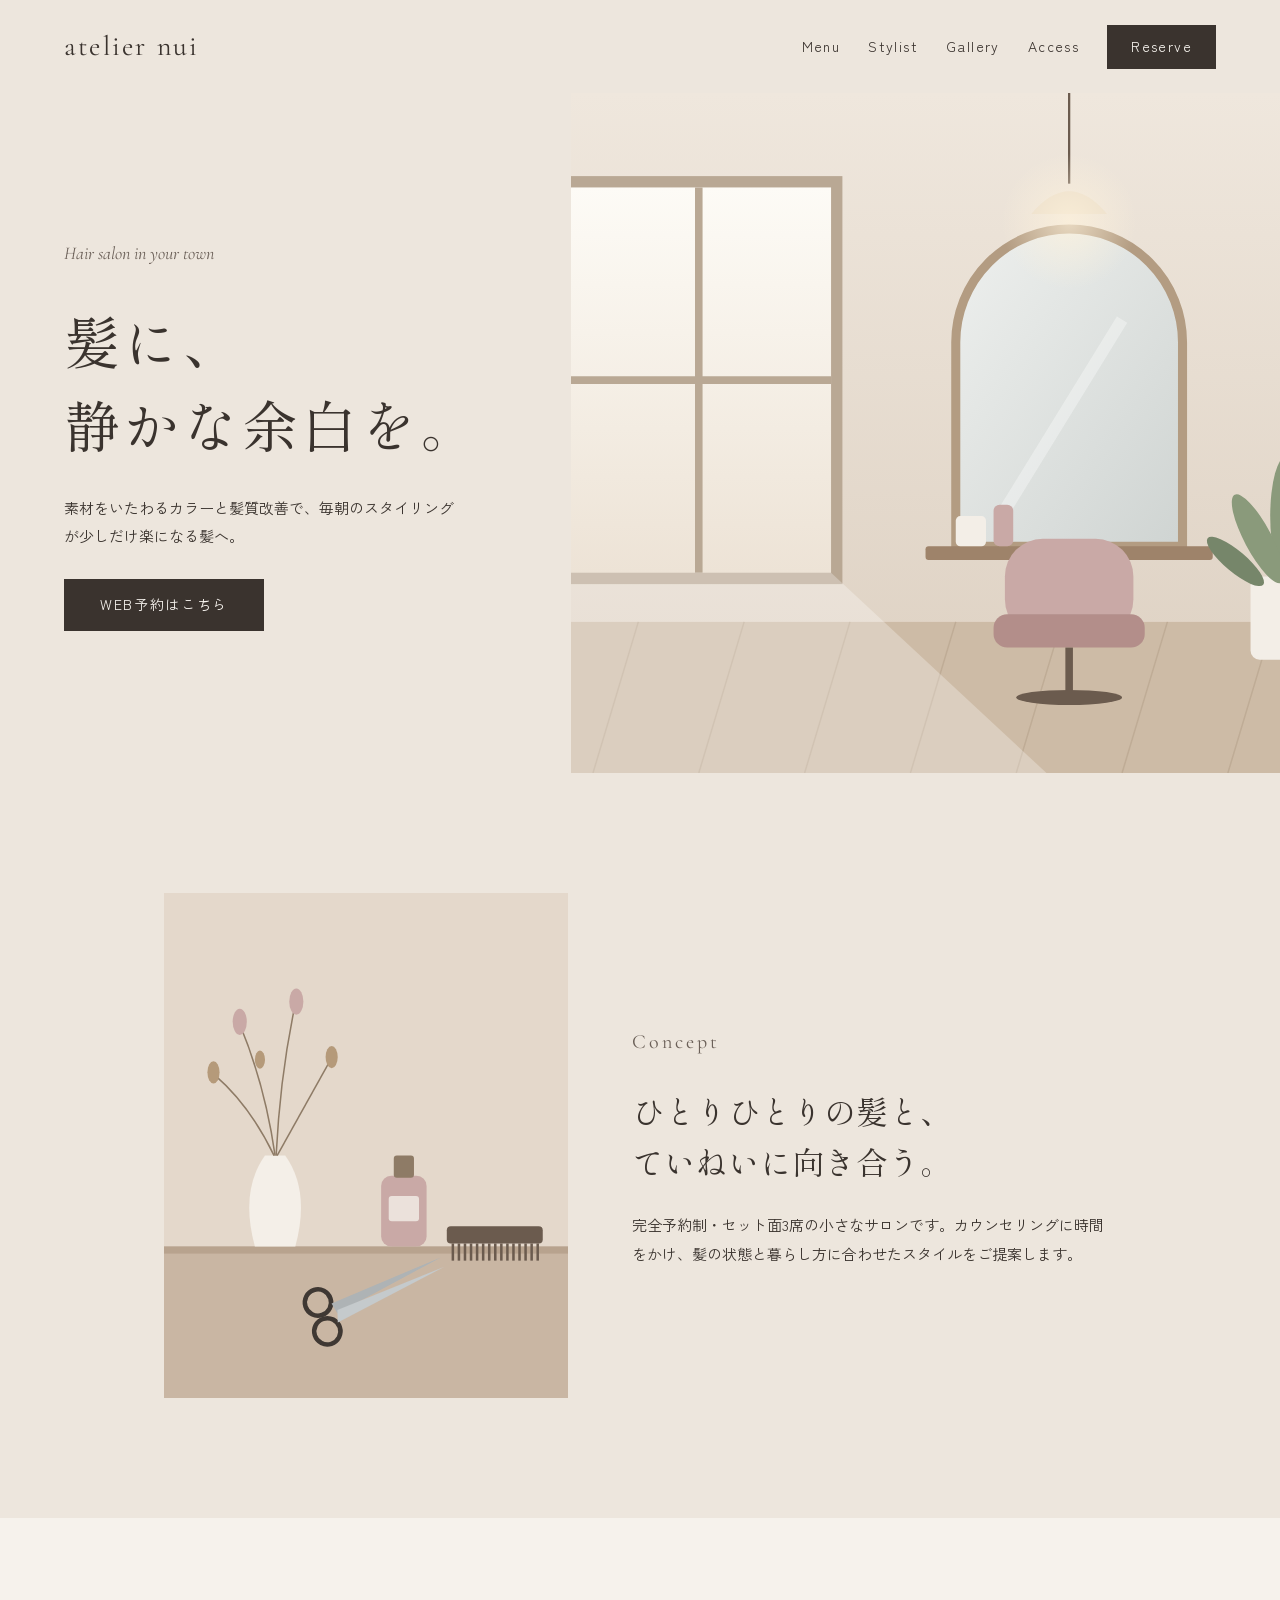
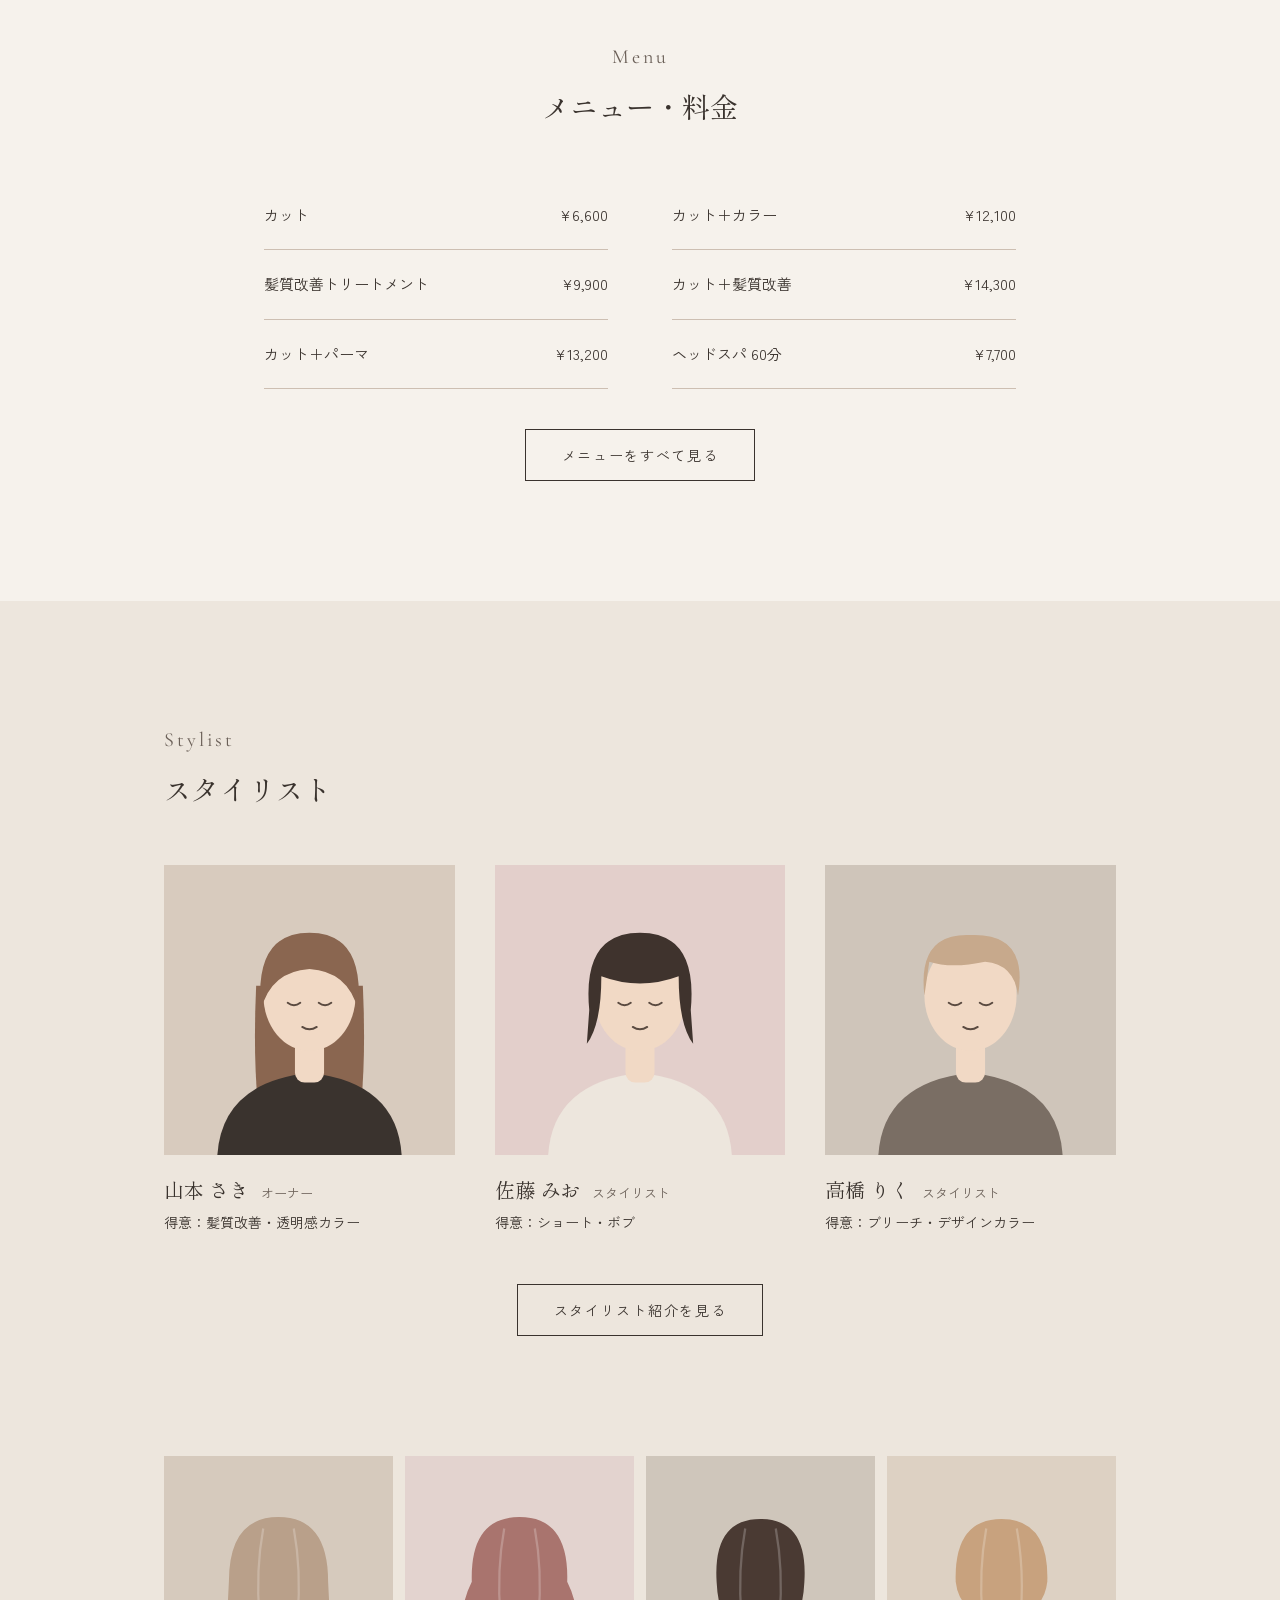
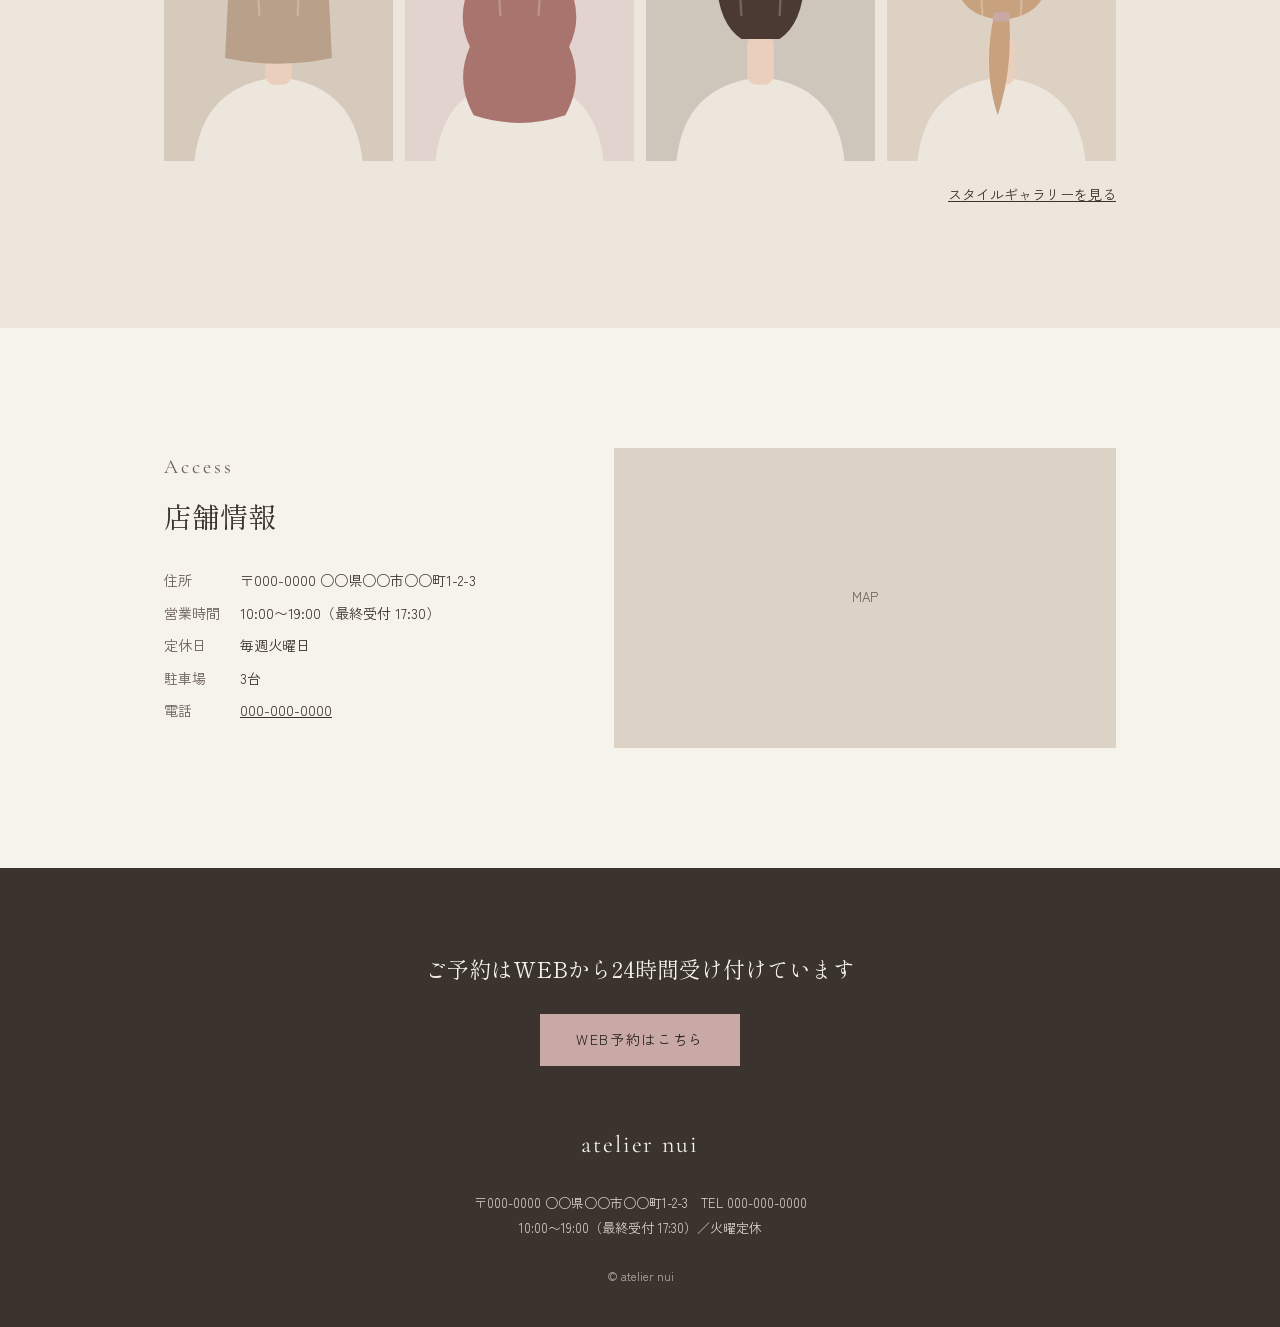
<file: index.html>
<!DOCTYPE html>
<html lang="ja">
<head>
  <meta charset="UTF-8">
  <meta name="viewport" content="width=device-width, initial-scale=1">
  <title>atelier nui｜髪質改善・透明感カラーの美容室</title>
  <meta name="description" content="完全予約制・セット面3席の小さな美容室 atelier nui。髪質改善と素材をいたわるカラーで、毎朝のスタイリングが少しだけ楽になる髪へ。WEB予約は24時間受付。">
  <link rel="preconnect" href="https://fonts.googleapis.com">
  <link rel="preconnect" href="https://fonts.gstatic.com" crossorigin>
  <link href="https://fonts.googleapis.com/css2?family=Cormorant+Garamond:ital@0;1&family=Shippori+Mincho:wght@400;600&family=Zen+Kaku+Gothic+New:wght@400;500;700&display=swap" rel="stylesheet">
  <link rel="stylesheet" href="style.css">
</head>
<body>

  <header class="header">
    <a href="index.html" class="header__logo">atelier nui</a>
    <nav class="nav" aria-label="グローバルナビゲーション">
      <ul class="nav__list">
        <li><a href="menu.html">Menu</a></li>
        <li><a href="stylist.html">Stylist</a></li>
        <li><a href="gallery.html">Gallery</a></li>
        <li><a href="index.html#access">Access</a></li>
        <li><a href="reserve.html" class="nav__reserve">Reserve</a></li>
      </ul>
    </nav>
  </header>

  <main>
    <section class="hero">
      <div class="hero__text">
        <p class="hero__sub" lang="en">Hair salon in your town</p>
        <h1 class="hero__title">髪に、<br>静かな余白を。</h1>
        <p class="hero__lead">素材をいたわるカラーと髪質改善で、毎朝のスタイリングが少しだけ楽になる髪へ。</p>
        <a href="reserve.html" class="btn btn--dark">WEB予約はこちら</a>
      </div>
      <div class="hero__image">
        <img src="hero.svg" alt="自然光が入る店内のセット面" width="1200" height="900">
      </div>
    </section>

    <section class="section">
      <div class="container concept__inner">
        <img class="concept__image" src="concept.svg" alt="ドライフラワーとヘアケア用品" width="800" height="1000" loading="lazy">
        <div class="concept__body">
          <p class="section-sub" lang="en">Concept</p>
          <h2 class="concept__title">ひとりひとりの髪と、<br>ていねいに向き合う。</h2>
          <p>完全予約制・セット面3席の小さなサロンです。カウンセリングに時間をかけ、髪の状態と暮らし方に合わせたスタイルをご提案します。</p>
        </div>
      </div>
    </section>

    <section class="top-menu section">
      <div class="top-menu__inner">
        <div class="section-head section-head--center">
          <p class="section-sub" lang="en">Menu</p>
          <h2 class="section-title">メニュー・料金</h2>
        </div>
        <dl class="top-menu__list">
          <div><dt>カット</dt><dd>¥6,600</dd></div>
          <div><dt>カット＋カラー</dt><dd>¥12,100</dd></div>
          <div><dt>髪質改善トリートメント</dt><dd>¥9,900</dd></div>
          <div><dt>カット＋髪質改善</dt><dd>¥14,300</dd></div>
          <div><dt>カット＋パーマ</dt><dd>¥13,200</dd></div>
          <div><dt>ヘッドスパ 60分</dt><dd>¥7,700</dd></div>
        </dl>
        <p class="top-menu__more"><a href="menu.html" class="btn btn--line">メニューをすべて見る</a></p>
      </div>
    </section>

    <section class="section">
      <div class="container">
        <div class="section-head">
          <p class="section-sub" lang="en">Stylist</p>
          <h2 class="section-title">スタイリスト</h2>
        </div>
        <ul class="top-stylist__list">
          <li>
            <img src="stylist1.svg" alt="" width="600" height="600" loading="lazy">
            <p class="stylist-name">山本 さき<span>オーナー</span></p>
            <p class="stylist-skill">得意：髪質改善・透明感カラー</p>
          </li>
          <li>
            <img src="stylist2.svg" alt="" width="600" height="600" loading="lazy">
            <p class="stylist-name">佐藤 みお<span>スタイリスト</span></p>
            <p class="stylist-skill">得意：ショート・ボブ</p>
          </li>
          <li>
            <img src="stylist3.svg" alt="" width="600" height="600" loading="lazy">
            <p class="stylist-name">高橋 りく<span>スタイリスト</span></p>
            <p class="stylist-skill">得意：ブリーチ・デザインカラー</p>
          </li>
        </ul>
        <p class="top-stylist__more"><a href="stylist.html" class="btn btn--line">スタイリスト紹介を見る</a></p>
      </div>
    </section>

    <section class="top-gallery">
      <div class="container">
        <ul class="top-gallery__list">
          <li><img src="gallery1.svg" alt="アッシュベージュの切りっぱなしボブ" width="600" height="800" loading="lazy"></li>
          <li><img src="gallery2.svg" alt="ピンクブラウンのゆるウェーブ" width="600" height="800" loading="lazy"></li>
          <li><img src="gallery3.svg" alt="ダークトーンの耳かけショート" width="600" height="800" loading="lazy"></li>
          <li><img src="gallery4.svg" alt="ミルクティーのまとめ髪" width="600" height="800" loading="lazy"></li>
        </ul>
        <p class="top-gallery__more"><a href="gallery.html">スタイルギャラリーを見る</a></p>
      </div>
    </section>

    <section id="access" class="access section">
      <div class="container access__inner">
        <div class="access__info">
          <div>
            <p class="section-sub" lang="en">Access</p>
            <h2 class="section-title">店舗情報</h2>
          </div>
          <dl class="access__data">
            <dt>住所</dt><dd>〒000-0000 ○○県○○市○○町1-2-3</dd>
            <dt>営業時間</dt><dd>10:00〜19:00（最終受付 17:30）</dd>
            <dt>定休日</dt><dd>毎週火曜日</dd>
            <dt>駐車場</dt><dd>3台</dd>
            <dt>電話</dt><dd><a href="tel:0000000000">000-000-0000</a></dd>
          </dl>
        </div>
        <div class="access__map">
          <!-- Googleマップの埋め込みコード（iframe）に差し替え -->
          <p>MAP</p>
        </div>
      </div>
    </section>
  </main>

  <footer class="footer">
    <div class="footer__inner">
      <p class="footer__cta">ご予約はWEBから24時間受け付けています</p>
      <a href="reserve.html" class="btn btn--pink">WEB予約はこちら</a>
      <p class="footer__logo">atelier nui</p>
      <p class="footer__info">〒000-0000 ○○県○○市○○町1-2-3　TEL 000-000-0000<br>10:00〜19:00（最終受付 17:30）／火曜定休</p>
      <small>&copy; atelier nui</small>
    </div>
  </footer>
  <!-- スマホ用 固定予約ボタン -->
  <a href="reserve.html" class="fixed-reserve">WEB予約</a>
</body>
</html>
</file>
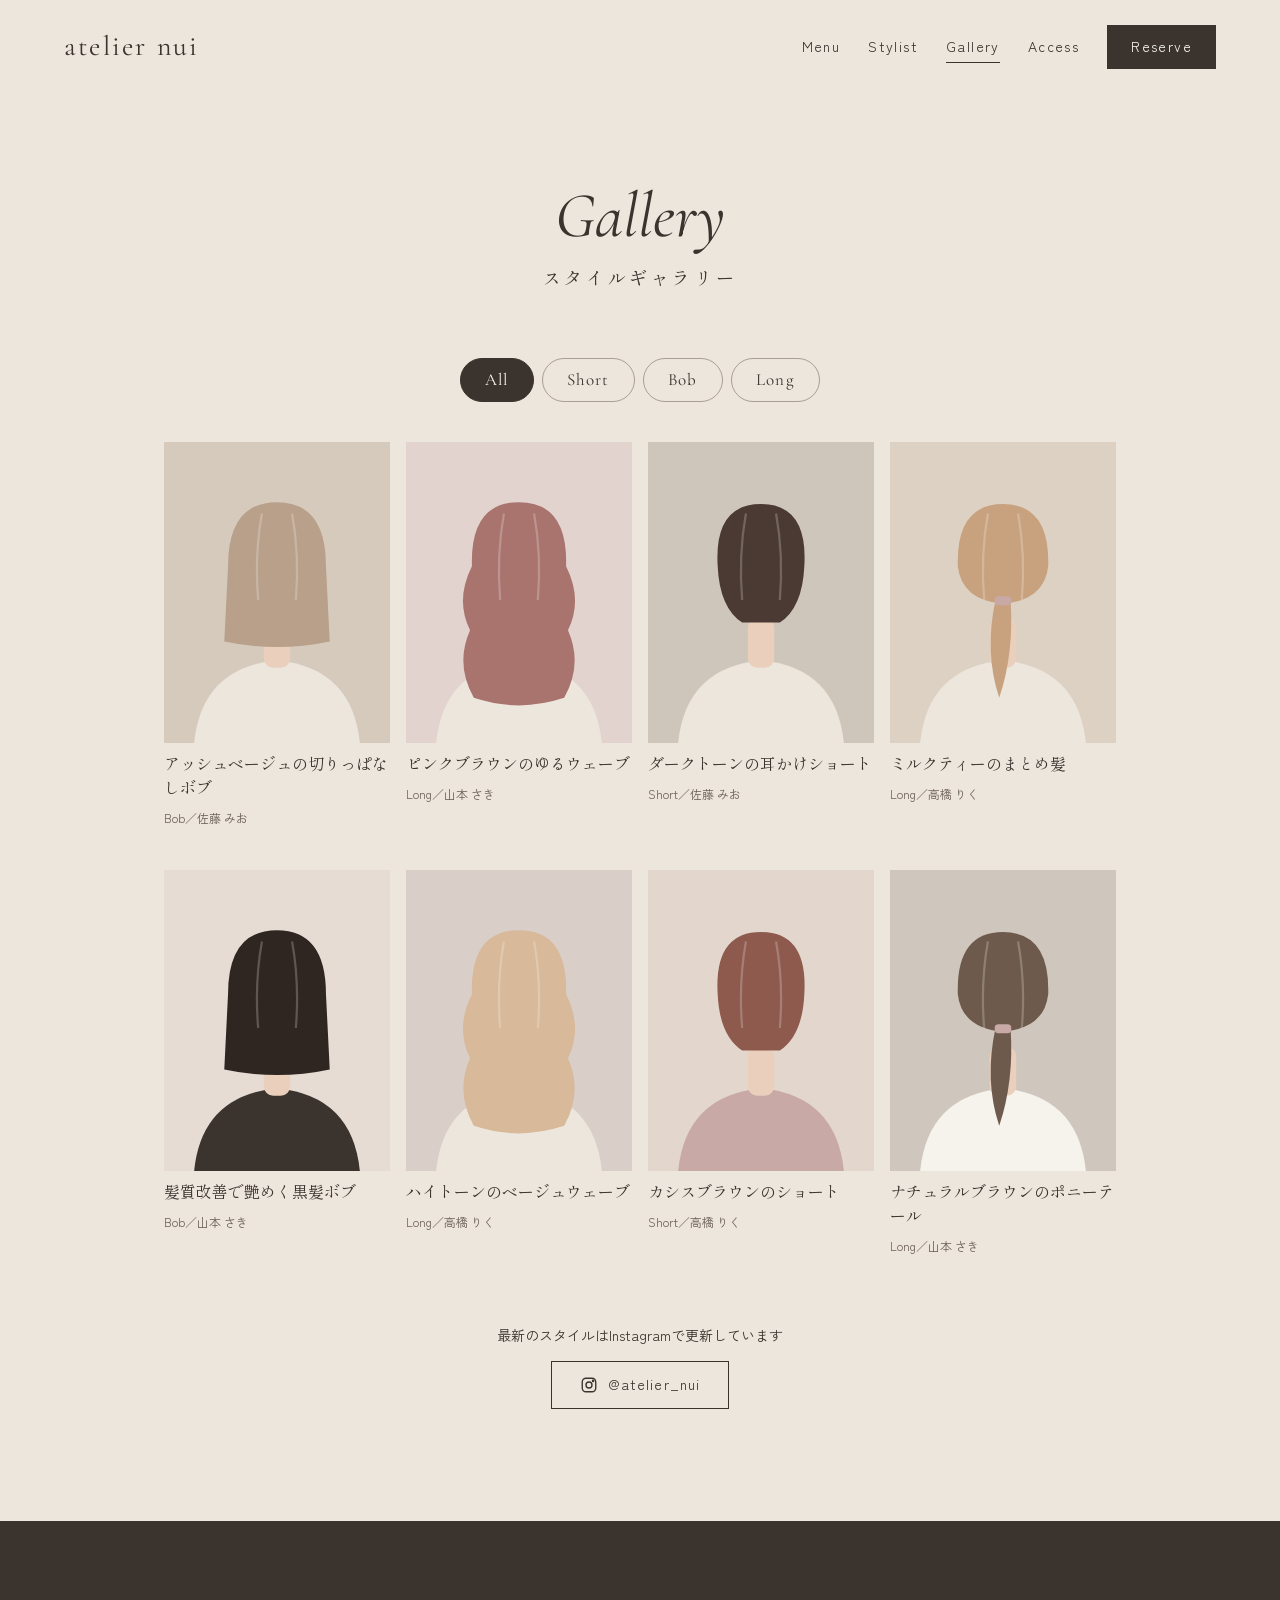
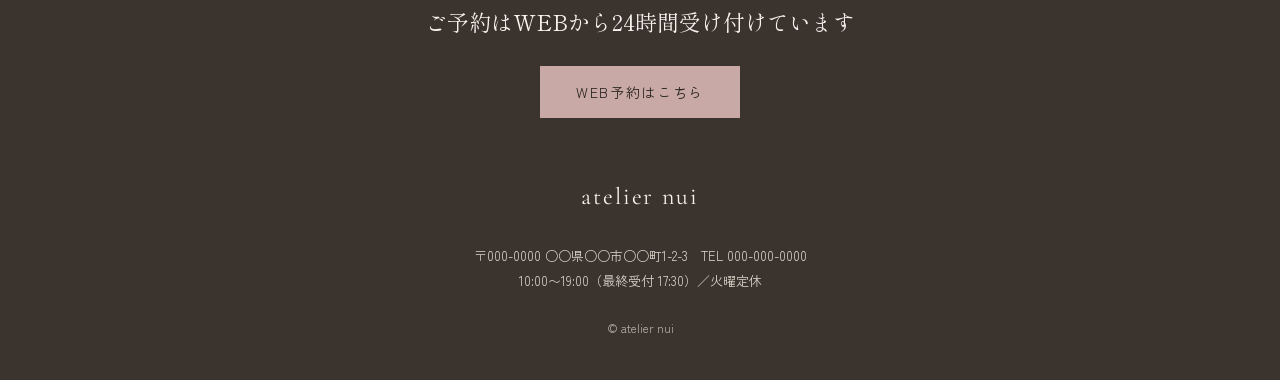
<file: gallery.html>
<!DOCTYPE html>
<html lang="ja">
<head>
  <meta charset="UTF-8">
  <meta name="viewport" content="width=device-width, initial-scale=1">
  <title>スタイルギャラリー｜atelier nui</title>
  <meta name="description" content="美容室 atelier nui のヘアスタイルギャラリー。ショート、ボブ、ロングのスタイルを担当スタイリストとあわせてご紹介します。">
  <link rel="preconnect" href="https://fonts.googleapis.com">
  <link rel="preconnect" href="https://fonts.gstatic.com" crossorigin>
  <link href="https://fonts.googleapis.com/css2?family=Cormorant+Garamond:ital@0;1&family=Shippori+Mincho:wght@400;600&family=Zen+Kaku+Gothic+New:wght@400;500;700&display=swap" rel="stylesheet">
  <link rel="stylesheet" href="style.css">
</head>
<body>

  <header class="header">
    <a href="index.html" class="header__logo">atelier nui</a>
    <nav class="nav" aria-label="グローバルナビゲーション">
      <ul class="nav__list">
        <li><a href="menu.html">Menu</a></li>
        <li><a href="stylist.html">Stylist</a></li>
        <li><a href="gallery.html" aria-current="page">Gallery</a></li>
        <li><a href="index.html#access">Access</a></li>
        <li><a href="reserve.html" class="nav__reserve">Reserve</a></li>
      </ul>
    </nav>
  </header>

  <main>
    <div class="page-head">
      <p class="page-head__en" lang="en">Gallery</p>
      <h1 class="page-head__ja">スタイルギャラリー</h1>
    </div>
    <div class="container gallery-page" style="padding-bottom: 112px">
      <!-- ラジオボタンとCSSの :has() で絞り込み（JavaScriptなし） -->
      <fieldset class="filter">
        <legend>長さで絞り込む</legend>
        <input type="radio" name="length" id="f-all" checked><label for="f-all" lang="en">All</label>
        <input type="radio" name="length" id="f-short"><label for="f-short" lang="en">Short</label>
        <input type="radio" name="length" id="f-bob"><label for="f-bob" lang="en">Bob</label>
        <input type="radio" name="length" id="f-long"><label for="f-long" lang="en">Long</label>
      </fieldset>

      <ul class="styles">
        <li data-length="bob">
          <img src="gallery1.svg" alt="アッシュベージュの切りっぱなしボブ" width="600" height="800" loading="lazy">
          <p class="styles__title">アッシュベージュの切りっぱなしボブ</p>
          <p class="styles__meta">Bob／佐藤 みお</p>
        </li>
        <li data-length="long">
          <img src="gallery2.svg" alt="ピンクブラウンのゆるウェーブ" width="600" height="800" loading="lazy">
          <p class="styles__title">ピンクブラウンのゆるウェーブ</p>
          <p class="styles__meta">Long／山本 さき</p>
        </li>
        <li data-length="short">
          <img src="gallery3.svg" alt="ダークトーンの耳かけショート" width="600" height="800" loading="lazy">
          <p class="styles__title">ダークトーンの耳かけショート</p>
          <p class="styles__meta">Short／佐藤 みお</p>
        </li>
        <li data-length="long">
          <img src="gallery4.svg" alt="ミルクティーのまとめ髪" width="600" height="800" loading="lazy">
          <p class="styles__title">ミルクティーのまとめ髪</p>
          <p class="styles__meta">Long／高橋 りく</p>
        </li>
        <li data-length="bob">
          <img src="gallery5.svg" alt="髪質改善で艶めく黒髪ボブ" width="600" height="800" loading="lazy">
          <p class="styles__title">髪質改善で艶めく黒髪ボブ</p>
          <p class="styles__meta">Bob／山本 さき</p>
        </li>
        <li data-length="long">
          <img src="gallery6.svg" alt="ハイトーンのベージュウェーブ" width="600" height="800" loading="lazy">
          <p class="styles__title">ハイトーンのベージュウェーブ</p>
          <p class="styles__meta">Long／高橋 りく</p>
        </li>
        <li data-length="short">
          <img src="gallery7.svg" alt="カシスブラウンのショート" width="600" height="800" loading="lazy">
          <p class="styles__title">カシスブラウンのショート</p>
          <p class="styles__meta">Short／高橋 りく</p>
        </li>
        <li data-length="long">
          <img src="gallery8.svg" alt="ナチュラルブラウンのポニーテール" width="600" height="800" loading="lazy">
          <p class="styles__title">ナチュラルブラウンのポニーテール</p>
          <p class="styles__meta">Long／山本 さき</p>
        </li>
      </ul>

      <div class="insta">
        <p>最新のスタイルはInstagramで更新しています</p>
        <a href="#">
          <svg width="18" height="18" viewBox="0 0 24 24" fill="none" stroke="currentColor" stroke-width="1.8" aria-hidden="true"><rect x="3" y="3" width="18" height="18" rx="5"/><circle cx="12" cy="12" r="4"/><circle cx="17.5" cy="6.5" r="0.8" fill="currentColor"/></svg>
          @atelier_nui
        </a>
      </div>
    </div>
  </main>

  <footer class="footer">
    <div class="footer__inner">
      <p class="footer__cta">ご予約はWEBから24時間受け付けています</p>
      <a href="reserve.html" class="btn btn--pink">WEB予約はこちら</a>
      <p class="footer__logo">atelier nui</p>
      <p class="footer__info">〒000-0000 ○○県○○市○○町1-2-3　TEL 000-000-0000<br>10:00〜19:00（最終受付 17:30）／火曜定休</p>
      <small>&copy; atelier nui</small>
    </div>
  </footer>
  <!-- スマホ用 固定予約ボタン -->
  <a href="reserve.html" class="fixed-reserve">WEB予約</a>
</body>
</html>
</file>
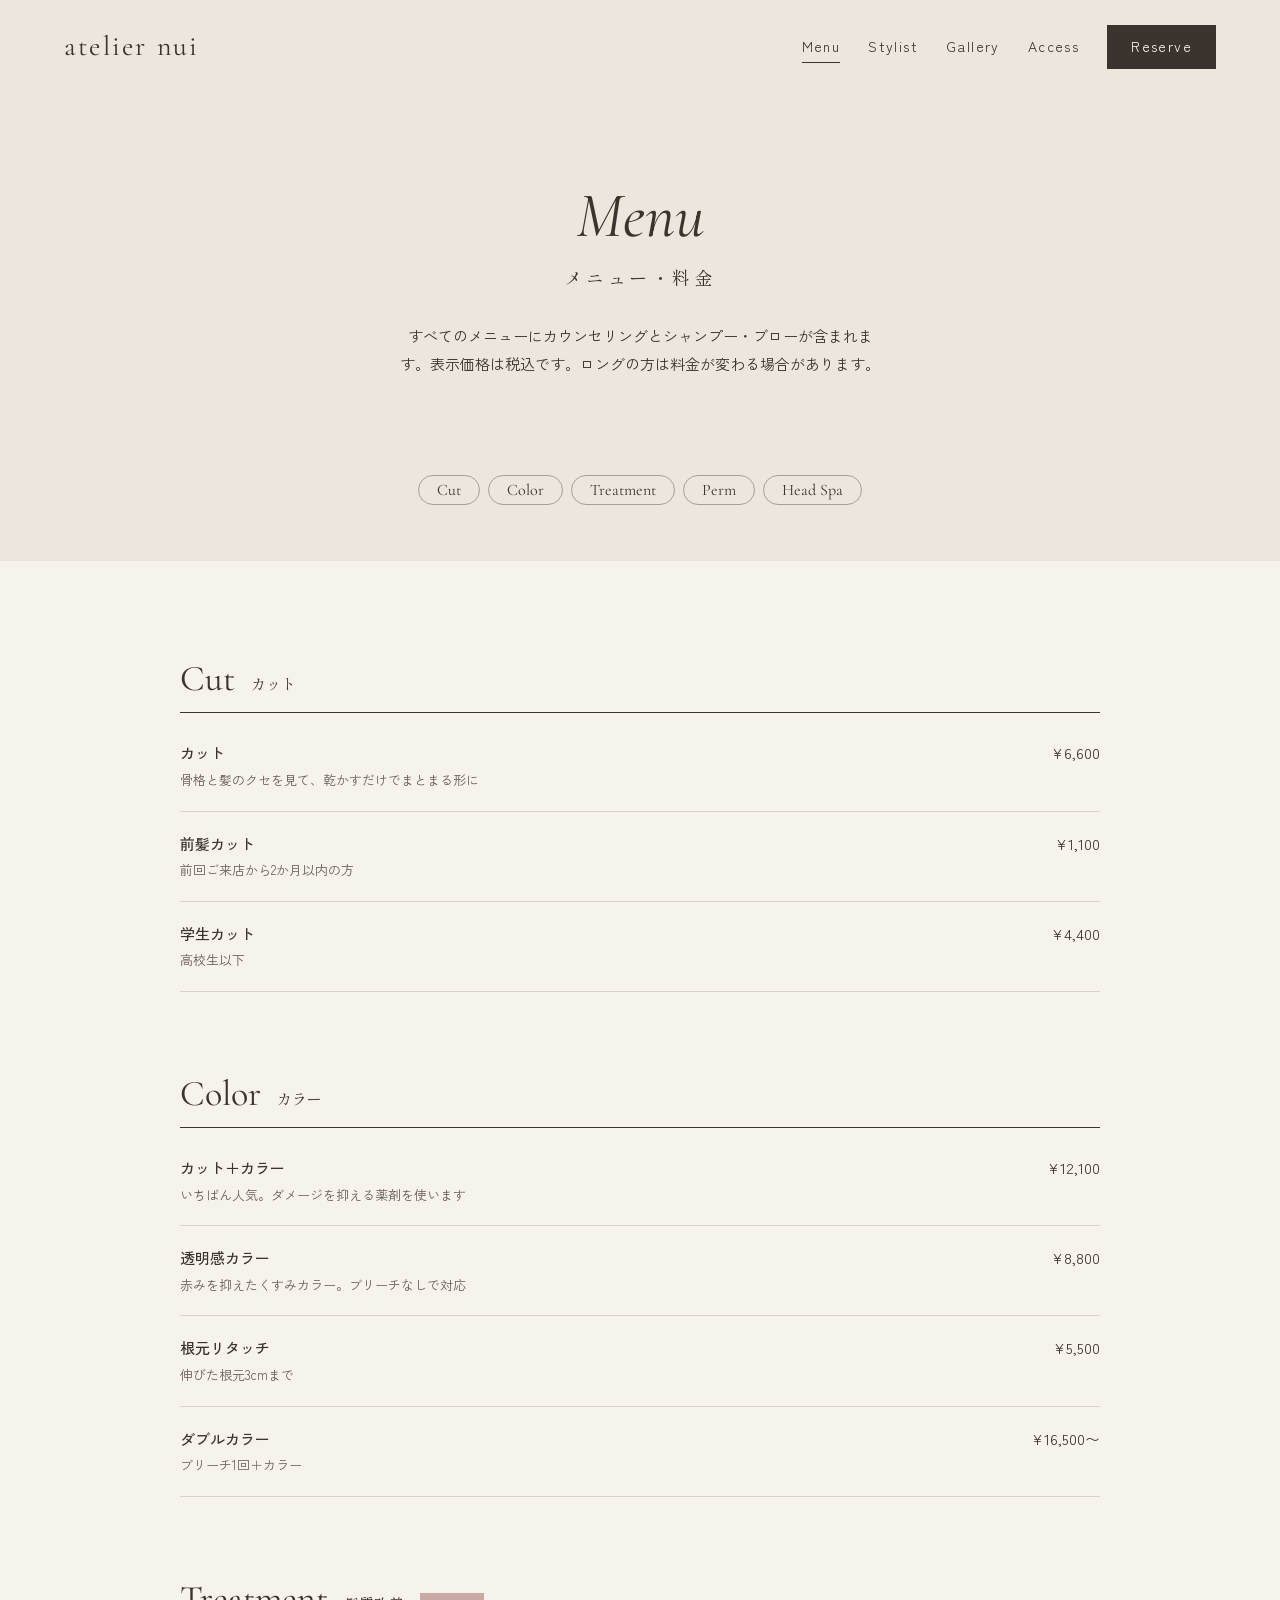
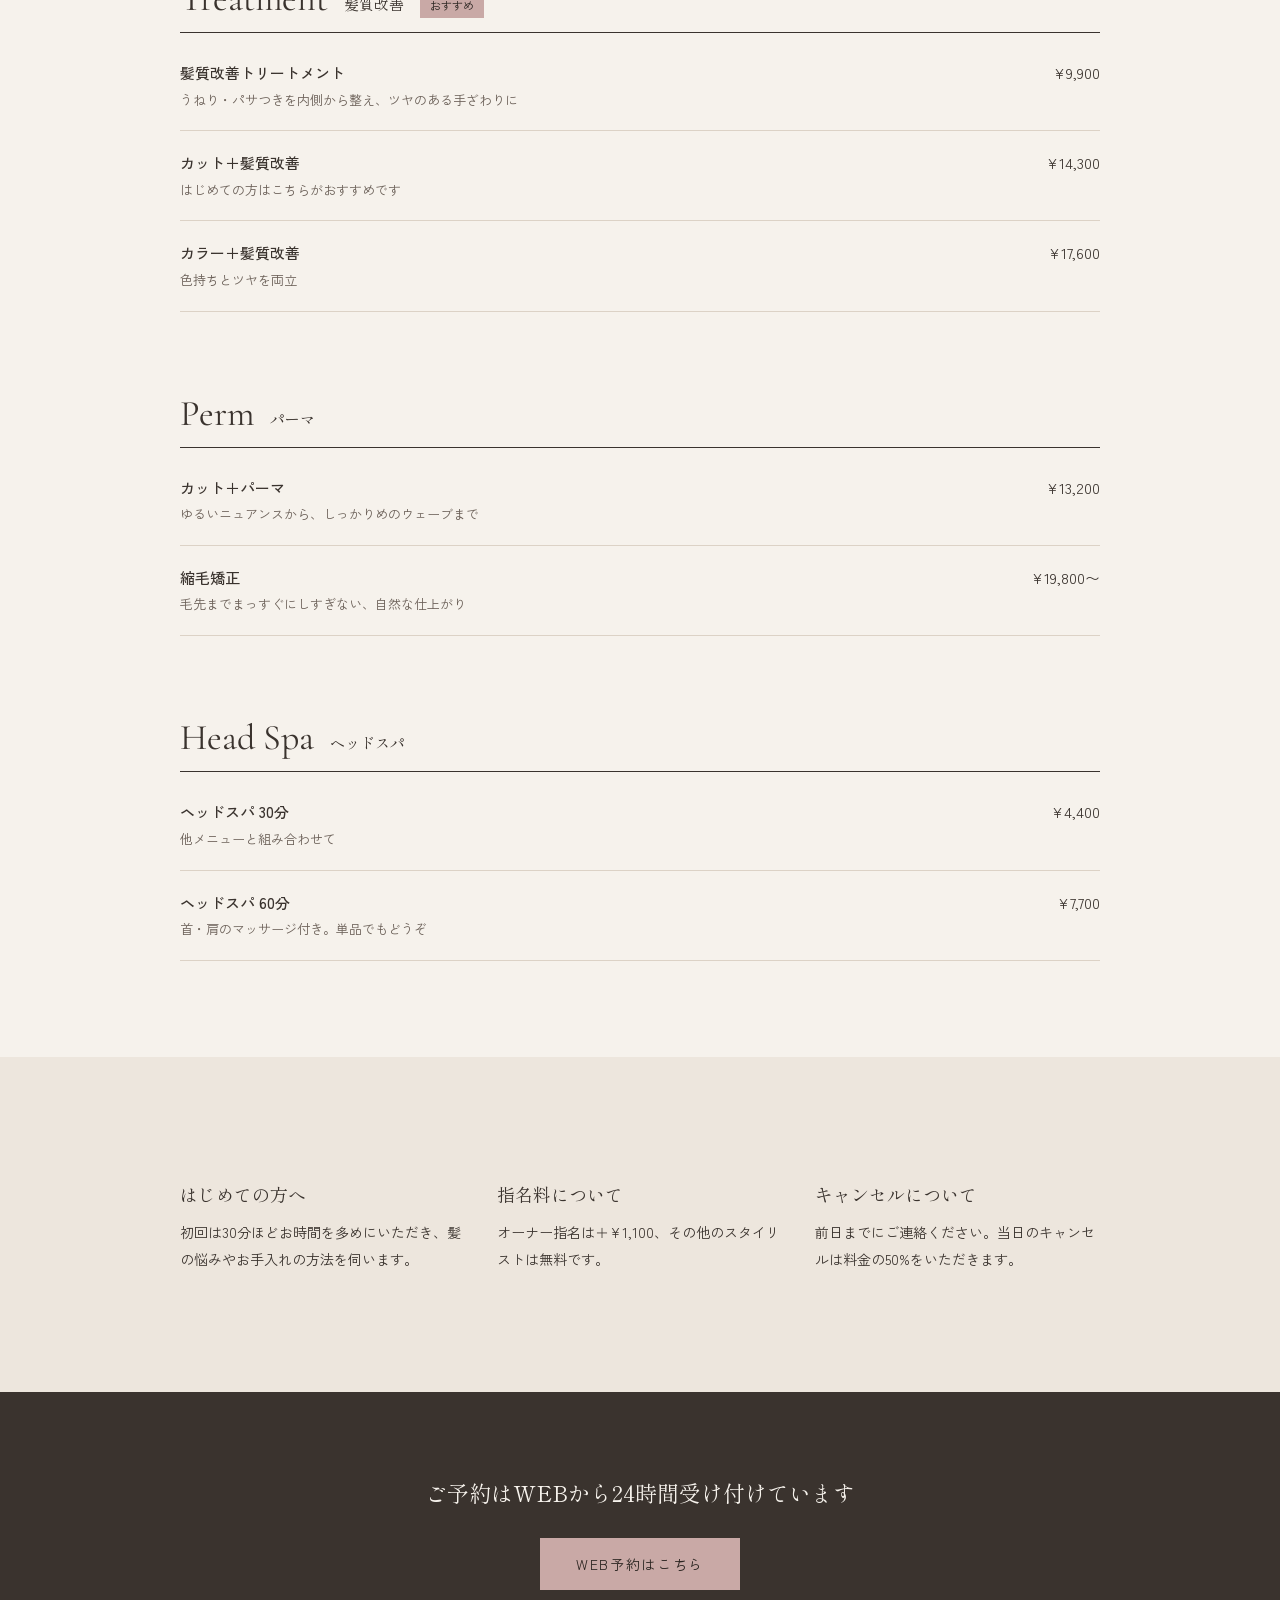
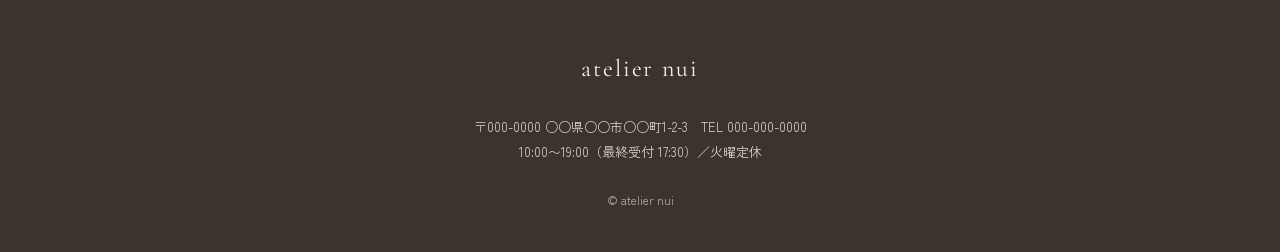
<file: menu.html>
<!DOCTYPE html>
<html lang="ja">
<head>
  <meta charset="UTF-8">
  <meta name="viewport" content="width=device-width, initial-scale=1">
  <title>メニュー・料金｜atelier nui</title>
  <meta name="description" content="美容室 atelier nui のメニューと料金。カット、カラー、髪質改善トリートメント、パーマ、ヘッドスパの料金と所要時間をご案内します。">
  <link rel="preconnect" href="https://fonts.googleapis.com">
  <link rel="preconnect" href="https://fonts.gstatic.com" crossorigin>
  <link href="https://fonts.googleapis.com/css2?family=Cormorant+Garamond:ital@0;1&family=Shippori+Mincho:wght@400;600&family=Zen+Kaku+Gothic+New:wght@400;500;700&display=swap" rel="stylesheet">
  <link rel="stylesheet" href="style.css">
</head>
<body>

  <header class="header">
    <a href="index.html" class="header__logo">atelier nui</a>
    <nav class="nav" aria-label="グローバルナビゲーション">
      <ul class="nav__list">
        <li><a href="menu.html" aria-current="page">Menu</a></li>
        <li><a href="stylist.html">Stylist</a></li>
        <li><a href="gallery.html">Gallery</a></li>
        <li><a href="index.html#access">Access</a></li>
        <li><a href="reserve.html" class="nav__reserve">Reserve</a></li>
      </ul>
    </nav>
  </header>

  <main>
    <div class="page-head">
      <p class="page-head__en" lang="en">Menu</p>
      <h1 class="page-head__ja">メニュー・料金</h1>
      <p class="page-head__lead">すべてのメニューにカウンセリングとシャンプー・ブローが含まれます。表示価格は税込です。ロングの方は料金が変わる場合があります。</p>
    </div>
    <nav aria-label="メニューの種類">
      <ul class="menu-tags"><li><a href="#cut" lang="en">Cut</a></li><li><a href="#color" lang="en">Color</a></li><li><a href="#treatment" lang="en">Treatment</a></li><li><a href="#perm" lang="en">Perm</a></li><li><a href="#spa" lang="en">Head Spa</a></li></ul>
    </nav>

    <div class="menu-body" style="margin-top: 56px">
      <div class="menu-body__inner">
        <section id="cut" class="menu-cat">
          <div class="menu-cat__head"><h2 class="menu-cat__en" lang="en">Cut</h2><span class="menu-cat__ja">カット</span></div>
          <div class="menu-item"><div><p class="menu-item__name">カット</p><p class="menu-item__text">骨格と髪のクセを見て、乾かすだけでまとまる形に</p></div><p class="menu-item__price">¥6,600</p></div>
          <div class="menu-item"><div><p class="menu-item__name">前髪カット</p><p class="menu-item__text">前回ご来店から2か月以内の方</p></div><p class="menu-item__price">¥1,100</p></div>
          <div class="menu-item"><div><p class="menu-item__name">学生カット</p><p class="menu-item__text">高校生以下</p></div><p class="menu-item__price">¥4,400</p></div>
        </section>

        <section id="color" class="menu-cat">
          <div class="menu-cat__head"><h2 class="menu-cat__en" lang="en">Color</h2><span class="menu-cat__ja">カラー</span></div>
          <div class="menu-item"><div><p class="menu-item__name">カット＋カラー</p><p class="menu-item__text">いちばん人気。ダメージを抑える薬剤を使います</p></div><p class="menu-item__price">¥12,100</p></div>
          <div class="menu-item"><div><p class="menu-item__name">透明感カラー</p><p class="menu-item__text">赤みを抑えたくすみカラー。ブリーチなしで対応</p></div><p class="menu-item__price">¥8,800</p></div>
          <div class="menu-item"><div><p class="menu-item__name">根元リタッチ</p><p class="menu-item__text">伸びた根元3cmまで</p></div><p class="menu-item__price">¥5,500</p></div>
          <div class="menu-item"><div><p class="menu-item__name">ダブルカラー</p><p class="menu-item__text">ブリーチ1回＋カラー</p></div><p class="menu-item__price">¥16,500〜</p></div>
        </section>

        <section id="treatment" class="menu-cat">
          <div class="menu-cat__head"><h2 class="menu-cat__en" lang="en">Treatment</h2><span class="menu-cat__ja">髪質改善</span><span class="menu-cat__badge">おすすめ</span></div>
          <div class="menu-item"><div><p class="menu-item__name">髪質改善トリートメント</p><p class="menu-item__text">うねり・パサつきを内側から整え、ツヤのある手ざわりに</p></div><p class="menu-item__price">¥9,900</p></div>
          <div class="menu-item"><div><p class="menu-item__name">カット＋髪質改善</p><p class="menu-item__text">はじめての方はこちらがおすすめです</p></div><p class="menu-item__price">¥14,300</p></div>
          <div class="menu-item"><div><p class="menu-item__name">カラー＋髪質改善</p><p class="menu-item__text">色持ちとツヤを両立</p></div><p class="menu-item__price">¥17,600</p></div>
        </section>

        <section id="perm" class="menu-cat">
          <div class="menu-cat__head"><h2 class="menu-cat__en" lang="en">Perm</h2><span class="menu-cat__ja">パーマ</span></div>
          <div class="menu-item"><div><p class="menu-item__name">カット＋パーマ</p><p class="menu-item__text">ゆるいニュアンスから、しっかりめのウェーブまで</p></div><p class="menu-item__price">¥13,200</p></div>
          <div class="menu-item"><div><p class="menu-item__name">縮毛矯正</p><p class="menu-item__text">毛先までまっすぐにしすぎない、自然な仕上がり</p></div><p class="menu-item__price">¥19,800〜</p></div>
        </section>

        <section id="spa" class="menu-cat">
          <div class="menu-cat__head"><h2 class="menu-cat__en" lang="en">Head Spa</h2><span class="menu-cat__ja">ヘッドスパ</span></div>
          <div class="menu-item"><div><p class="menu-item__name">ヘッドスパ 30分</p><p class="menu-item__text">他メニューと組み合わせて</p></div><p class="menu-item__price">¥4,400</p></div>
          <div class="menu-item"><div><p class="menu-item__name">ヘッドスパ 60分</p><p class="menu-item__text">首・肩のマッサージ付き。単品でもどうぞ</p></div><p class="menu-item__price">¥7,700</p></div>
        </section>
      </div>
    </div>

    <div class="section container">
      <div class="notes">
        <section><h2>はじめての方へ</h2><p>初回は30分ほどお時間を多めにいただき、髪の悩みやお手入れの方法を伺います。</p></section>
        <section><h2>指名料について</h2><p>オーナー指名は＋¥1,100、その他のスタイリストは無料です。</p></section>
        <section><h2>キャンセルについて</h2><p>前日までにご連絡ください。当日のキャンセルは料金の50%をいただきます。</p></section>
      </div>
    </div>
  </main>

  <footer class="footer">
    <div class="footer__inner">
      <p class="footer__cta">ご予約はWEBから24時間受け付けています</p>
      <a href="reserve.html" class="btn btn--pink">WEB予約はこちら</a>
      <p class="footer__logo">atelier nui</p>
      <p class="footer__info">〒000-0000 ○○県○○市○○町1-2-3　TEL 000-000-0000<br>10:00〜19:00（最終受付 17:30）／火曜定休</p>
      <small>&copy; atelier nui</small>
    </div>
  </footer>
  <!-- スマホ用 固定予約ボタン -->
  <a href="reserve.html" class="fixed-reserve">WEB予約</a>
</body>
</html>
</file>
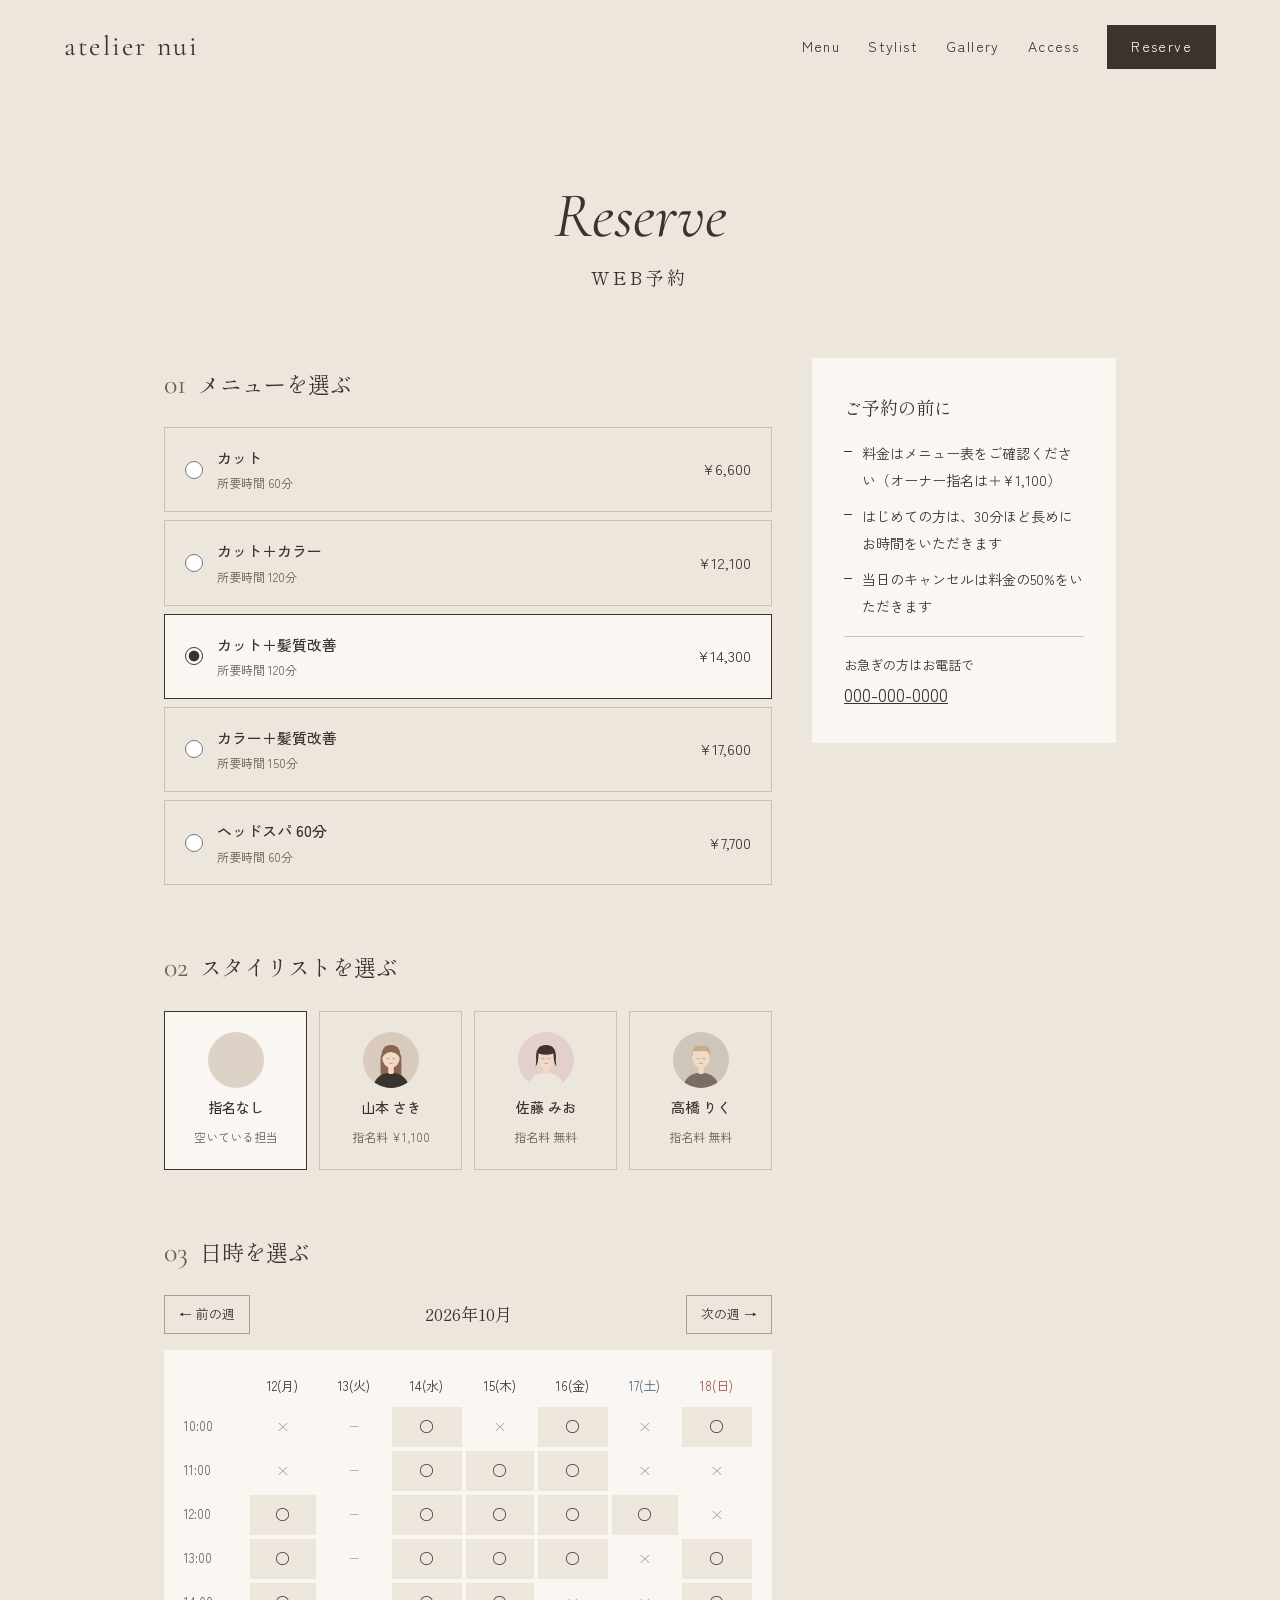
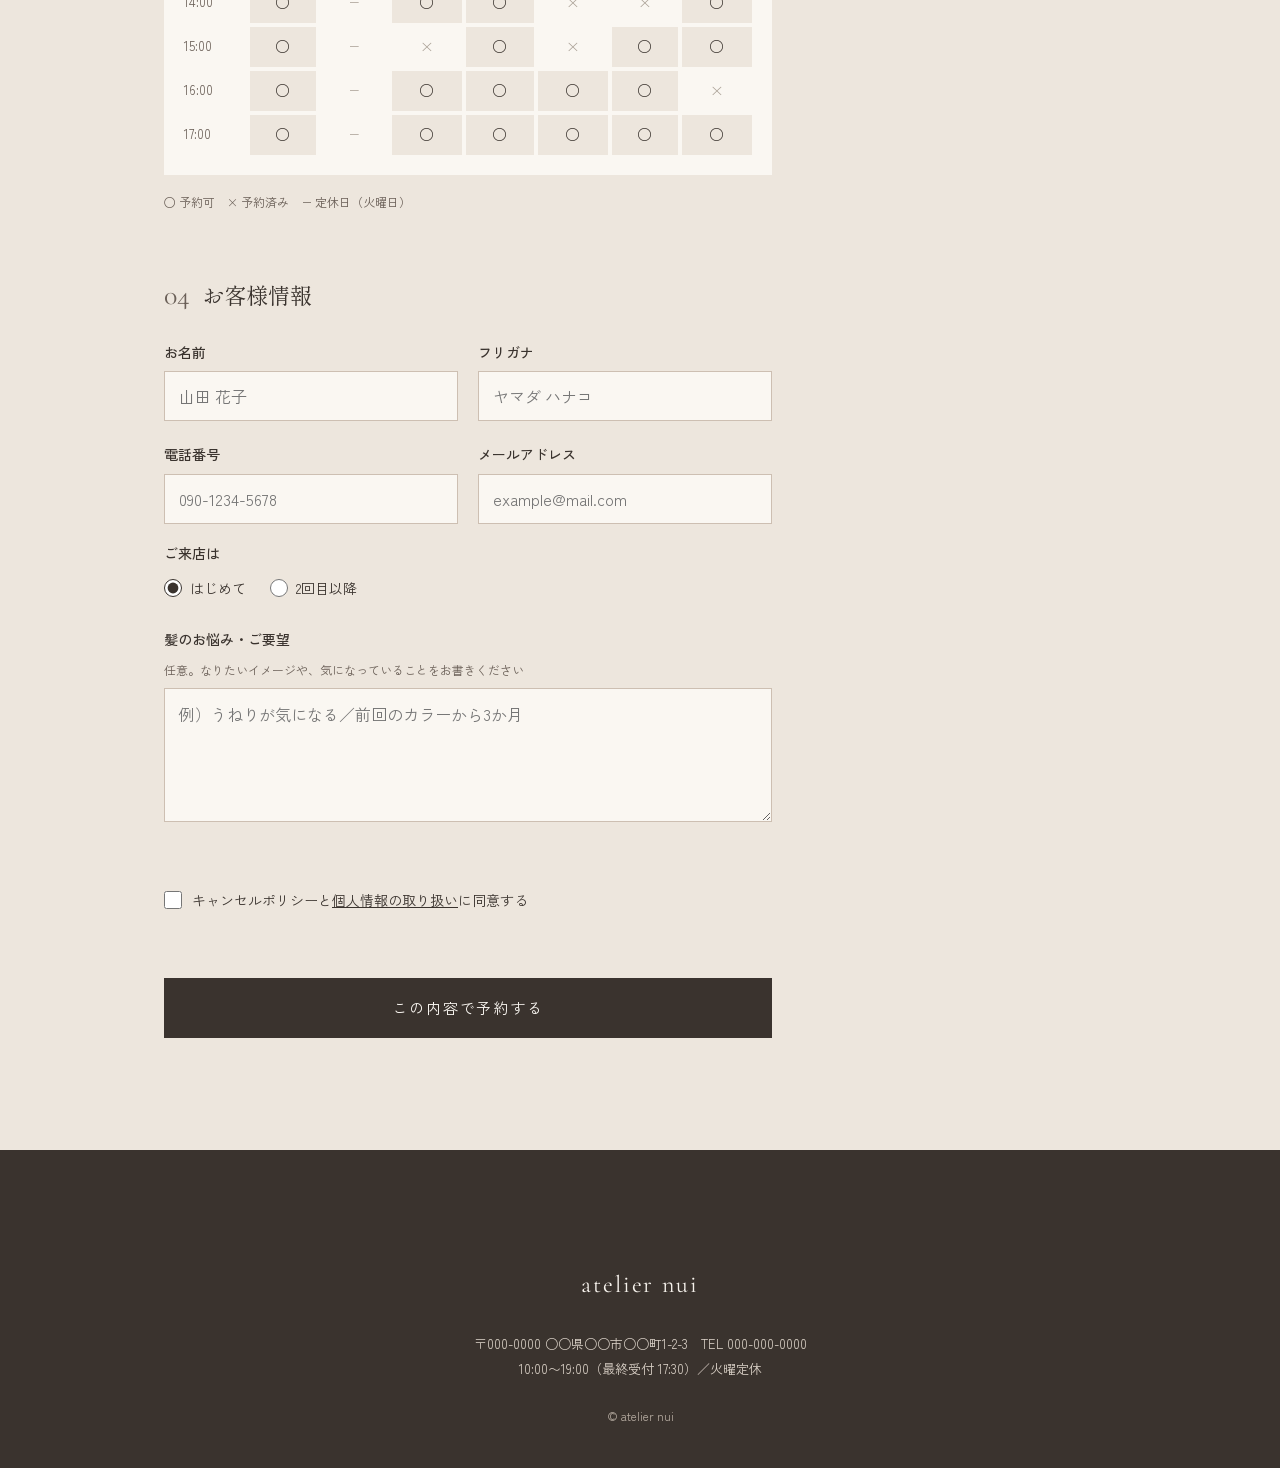
<file: reserve.html>
<!DOCTYPE html>
<html lang="ja">
<head>
  <meta charset="UTF-8">
  <meta name="viewport" content="width=device-width, initial-scale=1">
  <title>WEB予約｜atelier nui</title>
  <meta name="description" content="美容室 atelier nui のWEB予約ページ。メニュー、スタイリスト、日時を選んで24時間ご予約いただけます。">
  <link rel="preconnect" href="https://fonts.googleapis.com">
  <link rel="preconnect" href="https://fonts.gstatic.com" crossorigin>
  <link href="https://fonts.googleapis.com/css2?family=Cormorant+Garamond:ital@0;1&family=Shippori+Mincho:wght@400;600&family=Zen+Kaku+Gothic+New:wght@400;500;700&display=swap" rel="stylesheet">
  <link rel="stylesheet" href="style.css">
</head>
<body>

  <header class="header">
    <a href="index.html" class="header__logo">atelier nui</a>
    <nav class="nav" aria-label="グローバルナビゲーション">
      <ul class="nav__list">
        <li><a href="menu.html">Menu</a></li>
        <li><a href="stylist.html">Stylist</a></li>
        <li><a href="gallery.html">Gallery</a></li>
        <li><a href="index.html#access">Access</a></li>
        <li><a href="reserve.html" class="nav__reserve" aria-current="page">Reserve</a></li>
      </ul>
    </nav>
  </header>

  <main>
    <div class="page-head">
      <p class="page-head__en" lang="en">Reserve</p>
      <h1 class="page-head__ja">WEB予約</h1>
    </div>
    <div class="container reserve">
      <!--
        GitHub Pagesでは送信内容を受け取れないため、送信すると完了ページに移動するだけのデモです。
        実際に受け取る場合は、Formspreeなどで発行したURLを action に入れ、method="post" にしてください。
      -->
      <form class="reserve__form" action="thanks.html" method="get">
        <fieldset class="step">
          <legend class="step__title"><span lang="en">01</span>メニューを選ぶ</legend>
          <div class="choice-list">
          <label class="choice">
            <span class="choice__main"><input type="radio" name="menu" value="カット" required><span><span class="choice__name">カット</span><span class="choice__time">所要時間 60分</span></span></span>
            <span>¥6,600</span>
          </label>
          <label class="choice">
            <span class="choice__main"><input type="radio" name="menu" value="カット＋カラー"><span><span class="choice__name">カット＋カラー</span><span class="choice__time">所要時間 120分</span></span></span>
            <span>¥12,100</span>
          </label>
          <label class="choice">
            <span class="choice__main"><input type="radio" name="menu" value="カット＋髪質改善" checked><span><span class="choice__name">カット＋髪質改善</span><span class="choice__time">所要時間 120分</span></span></span>
            <span>¥14,300</span>
          </label>
          <label class="choice">
            <span class="choice__main"><input type="radio" name="menu" value="カラー＋髪質改善"><span><span class="choice__name">カラー＋髪質改善</span><span class="choice__time">所要時間 150分</span></span></span>
            <span>¥17,600</span>
          </label>
          <label class="choice">
            <span class="choice__main"><input type="radio" name="menu" value="ヘッドスパ 60分"><span><span class="choice__name">ヘッドスパ 60分</span><span class="choice__time">所要時間 60分</span></span></span>
            <span>¥7,700</span>
          </label>
          </div>
        </fieldset>

        <fieldset class="step">
          <legend class="step__title"><span lang="en">02</span>スタイリストを選ぶ</legend>
          <div class="stylist-choice">
          <label>
            <input type="radio" name="stylist" value="指名なし" checked>
            <span class="avatar"></span>
            <b>指名なし</b><small>空いている担当</small>
          </label>
          <label>
            <input type="radio" name="stylist" value="山本 さき">
            <img src="stylist1.svg" alt="" width="56" height="56">
            <b>山本 さき</b><small>指名料 ¥1,100</small>
          </label>
          <label>
            <input type="radio" name="stylist" value="佐藤 みお">
            <img src="stylist2.svg" alt="" width="56" height="56">
            <b>佐藤 みお</b><small>指名料 無料</small>
          </label>
          <label>
            <input type="radio" name="stylist" value="高橋 りく">
            <img src="stylist3.svg" alt="" width="56" height="56">
            <b>高橋 りく</b><small>指名料 無料</small>
          </label>
          </div>
        </fieldset>

        <fieldset class="step">
          <legend class="step__title"><span lang="en">03</span>日時を選ぶ</legend>
          <div class="calendar__head">
            <a href="#" class="calendar__week">← 前の週</a>
            <p class="calendar__month">2026年10月</p>
            <a href="#" class="calendar__week">次の週 →</a>
          </div>
          <div class="calendar__wrap">
            <table class="calendar">
              <thead><tr><th></th><th scope="col">12(月)</th><th scope="col">13(火)</th><th scope="col">14(水)</th><th scope="col">15(木)</th><th scope="col">16(金)</th><th scope="col" class="sat">17(土)</th><th scope="col" class="sun">18(日)</th></tr></thead>
              <tbody>
              <tr><th scope="row">10:00</th><td><label class="slot"><input type="radio" name="datetime" value="10月12日 10:00" aria-label="10月12日（月）10:00 予約済み" disabled required><span></span></label></td><td><span class="closed" aria-label="定休日">−</span></td><td><label class="slot"><input type="radio" name="datetime" value="10月14日 10:00" aria-label="10月14日（水）10:00 予約可" required><span></span></label></td><td><label class="slot"><input type="radio" name="datetime" value="10月15日 10:00" aria-label="10月15日（木）10:00 予約済み" disabled required><span></span></label></td><td><label class="slot"><input type="radio" name="datetime" value="10月16日 10:00" aria-label="10月16日（金）10:00 予約可" required><span></span></label></td><td><label class="slot"><input type="radio" name="datetime" value="10月17日 10:00" aria-label="10月17日（土）10:00 予約済み" disabled required><span></span></label></td><td><label class="slot"><input type="radio" name="datetime" value="10月18日 10:00" aria-label="10月18日（日）10:00 予約可" required><span></span></label></td></tr>
              <tr><th scope="row">11:00</th><td><label class="slot"><input type="radio" name="datetime" value="10月12日 11:00" aria-label="10月12日（月）11:00 予約済み" disabled required><span></span></label></td><td><span class="closed" aria-label="定休日">−</span></td><td><label class="slot"><input type="radio" name="datetime" value="10月14日 11:00" aria-label="10月14日（水）11:00 予約可" required><span></span></label></td><td><label class="slot"><input type="radio" name="datetime" value="10月15日 11:00" aria-label="10月15日（木）11:00 予約可" required><span></span></label></td><td><label class="slot"><input type="radio" name="datetime" value="10月16日 11:00" aria-label="10月16日（金）11:00 予約可" required><span></span></label></td><td><label class="slot"><input type="radio" name="datetime" value="10月17日 11:00" aria-label="10月17日（土）11:00 予約済み" disabled required><span></span></label></td><td><label class="slot"><input type="radio" name="datetime" value="10月18日 11:00" aria-label="10月18日（日）11:00 予約済み" disabled required><span></span></label></td></tr>
              <tr><th scope="row">12:00</th><td><label class="slot"><input type="radio" name="datetime" value="10月12日 12:00" aria-label="10月12日（月）12:00 予約可" required><span></span></label></td><td><span class="closed" aria-label="定休日">−</span></td><td><label class="slot"><input type="radio" name="datetime" value="10月14日 12:00" aria-label="10月14日（水）12:00 予約可" required><span></span></label></td><td><label class="slot"><input type="radio" name="datetime" value="10月15日 12:00" aria-label="10月15日（木）12:00 予約可" required><span></span></label></td><td><label class="slot"><input type="radio" name="datetime" value="10月16日 12:00" aria-label="10月16日（金）12:00 予約可" required><span></span></label></td><td><label class="slot"><input type="radio" name="datetime" value="10月17日 12:00" aria-label="10月17日（土）12:00 予約可" required><span></span></label></td><td><label class="slot"><input type="radio" name="datetime" value="10月18日 12:00" aria-label="10月18日（日）12:00 予約済み" disabled required><span></span></label></td></tr>
              <tr><th scope="row">13:00</th><td><label class="slot"><input type="radio" name="datetime" value="10月12日 13:00" aria-label="10月12日（月）13:00 予約可" required><span></span></label></td><td><span class="closed" aria-label="定休日">−</span></td><td><label class="slot"><input type="radio" name="datetime" value="10月14日 13:00" aria-label="10月14日（水）13:00 予約可" required><span></span></label></td><td><label class="slot"><input type="radio" name="datetime" value="10月15日 13:00" aria-label="10月15日（木）13:00 予約可" required><span></span></label></td><td><label class="slot"><input type="radio" name="datetime" value="10月16日 13:00" aria-label="10月16日（金）13:00 予約可" required><span></span></label></td><td><label class="slot"><input type="radio" name="datetime" value="10月17日 13:00" aria-label="10月17日（土）13:00 予約済み" disabled required><span></span></label></td><td><label class="slot"><input type="radio" name="datetime" value="10月18日 13:00" aria-label="10月18日（日）13:00 予約可" required><span></span></label></td></tr>
              <tr><th scope="row">14:00</th><td><label class="slot"><input type="radio" name="datetime" value="10月12日 14:00" aria-label="10月12日（月）14:00 予約可" required><span></span></label></td><td><span class="closed" aria-label="定休日">−</span></td><td><label class="slot"><input type="radio" name="datetime" value="10月14日 14:00" aria-label="10月14日（水）14:00 予約可" required><span></span></label></td><td><label class="slot"><input type="radio" name="datetime" value="10月15日 14:00" aria-label="10月15日（木）14:00 予約可" required><span></span></label></td><td><label class="slot"><input type="radio" name="datetime" value="10月16日 14:00" aria-label="10月16日（金）14:00 予約済み" disabled required><span></span></label></td><td><label class="slot"><input type="radio" name="datetime" value="10月17日 14:00" aria-label="10月17日（土）14:00 予約済み" disabled required><span></span></label></td><td><label class="slot"><input type="radio" name="datetime" value="10月18日 14:00" aria-label="10月18日（日）14:00 予約可" required><span></span></label></td></tr>
              <tr><th scope="row">15:00</th><td><label class="slot"><input type="radio" name="datetime" value="10月12日 15:00" aria-label="10月12日（月）15:00 予約可" required><span></span></label></td><td><span class="closed" aria-label="定休日">−</span></td><td><label class="slot"><input type="radio" name="datetime" value="10月14日 15:00" aria-label="10月14日（水）15:00 予約済み" disabled required><span></span></label></td><td><label class="slot"><input type="radio" name="datetime" value="10月15日 15:00" aria-label="10月15日（木）15:00 予約可" required><span></span></label></td><td><label class="slot"><input type="radio" name="datetime" value="10月16日 15:00" aria-label="10月16日（金）15:00 予約済み" disabled required><span></span></label></td><td><label class="slot"><input type="radio" name="datetime" value="10月17日 15:00" aria-label="10月17日（土）15:00 予約可" required><span></span></label></td><td><label class="slot"><input type="radio" name="datetime" value="10月18日 15:00" aria-label="10月18日（日）15:00 予約可" required><span></span></label></td></tr>
              <tr><th scope="row">16:00</th><td><label class="slot"><input type="radio" name="datetime" value="10月12日 16:00" aria-label="10月12日（月）16:00 予約可" required><span></span></label></td><td><span class="closed" aria-label="定休日">−</span></td><td><label class="slot"><input type="radio" name="datetime" value="10月14日 16:00" aria-label="10月14日（水）16:00 予約可" required><span></span></label></td><td><label class="slot"><input type="radio" name="datetime" value="10月15日 16:00" aria-label="10月15日（木）16:00 予約可" required><span></span></label></td><td><label class="slot"><input type="radio" name="datetime" value="10月16日 16:00" aria-label="10月16日（金）16:00 予約可" required><span></span></label></td><td><label class="slot"><input type="radio" name="datetime" value="10月17日 16:00" aria-label="10月17日（土）16:00 予約可" required><span></span></label></td><td><label class="slot"><input type="radio" name="datetime" value="10月18日 16:00" aria-label="10月18日（日）16:00 予約済み" disabled required><span></span></label></td></tr>
              <tr><th scope="row">17:00</th><td><label class="slot"><input type="radio" name="datetime" value="10月12日 17:00" aria-label="10月12日（月）17:00 予約可" required><span></span></label></td><td><span class="closed" aria-label="定休日">−</span></td><td><label class="slot"><input type="radio" name="datetime" value="10月14日 17:00" aria-label="10月14日（水）17:00 予約可" required><span></span></label></td><td><label class="slot"><input type="radio" name="datetime" value="10月15日 17:00" aria-label="10月15日（木）17:00 予約可" required><span></span></label></td><td><label class="slot"><input type="radio" name="datetime" value="10月16日 17:00" aria-label="10月16日（金）17:00 予約可" required><span></span></label></td><td><label class="slot"><input type="radio" name="datetime" value="10月17日 17:00" aria-label="10月17日（土）17:00 予約可" required><span></span></label></td><td><label class="slot"><input type="radio" name="datetime" value="10月18日 17:00" aria-label="10月18日（日）17:00 予約可" required><span></span></label></td></tr>
              </tbody>
            </table>
          </div>
          <p class="calendar__note">○ 予約可　× 予約済み　− 定休日（火曜日）</p>
        </fieldset>

        <fieldset class="step">
          <legend class="step__title"><span lang="en">04</span>お客様情報</legend>
          <div class="grid-2">
            <label class="label">お名前<input class="input" type="text" name="name" autocomplete="name" placeholder="山田 花子" required></label>
            <label class="label">フリガナ<input class="input" type="text" name="kana" placeholder="ヤマダ ハナコ" required></label>
            <label class="label">電話番号<input class="input" type="tel" name="tel" autocomplete="tel" placeholder="090-1234-5678" pattern="0[0-9\-]{9,12}" title="半角数字とハイフンで入力してください" required></label>
            <label class="label">メールアドレス<input class="input" type="email" name="email" autocomplete="email" placeholder="example@mail.com" required></label>
          </div>
          <div>
            <p class="label">ご来店は</p>
            <div class="radio-row">
              <label><input type="radio" name="visit" value="はじめて" checked>はじめて</label>
              <label><input type="radio" name="visit" value="2回目以降">2回目以降</label>
            </div>
          </div>
          <label class="label">髪のお悩み・ご要望<span class="label__note">任意。なりたいイメージや、気になっていることをお書きください</span>
            <textarea class="input input--textarea" name="message" rows="4" placeholder="例）うねりが気になる／前回のカラーから3か月"></textarea>
          </label>
        </fieldset>

        <label class="agree"><input type="checkbox" name="agree" required><span>キャンセルポリシーと<a href="#">個人情報の取り扱い</a>に同意する</span></label>
        <button type="submit" class="reserve__submit">この内容で予約する</button>
      </form>

      <aside class="reserve__side">
        <p class="reserve__side-title">ご予約の前に</p>
        <ul>
          <li>料金はメニュー表をご確認ください（オーナー指名は＋¥1,100）</li>
          <li>はじめての方は、30分ほど長めにお時間をいただきます</li>
          <li>当日のキャンセルは料金の50%をいただきます</li>
        </ul>
        <p class="reserve__side-tel">お急ぎの方はお電話で<br><a href="tel:0000000000">000-000-0000</a></p>
      </aside>
    </div>
  </main>

  <footer class="footer">
    <div class="footer__inner">
      <p class="footer__logo">atelier nui</p>
      <p class="footer__info">〒000-0000 ○○県○○市○○町1-2-3　TEL 000-000-0000<br>10:00〜19:00（最終受付 17:30）／火曜定休</p>
      <small>&copy; atelier nui</small>
    </div>
  </footer>
</body>
</html>
</file>
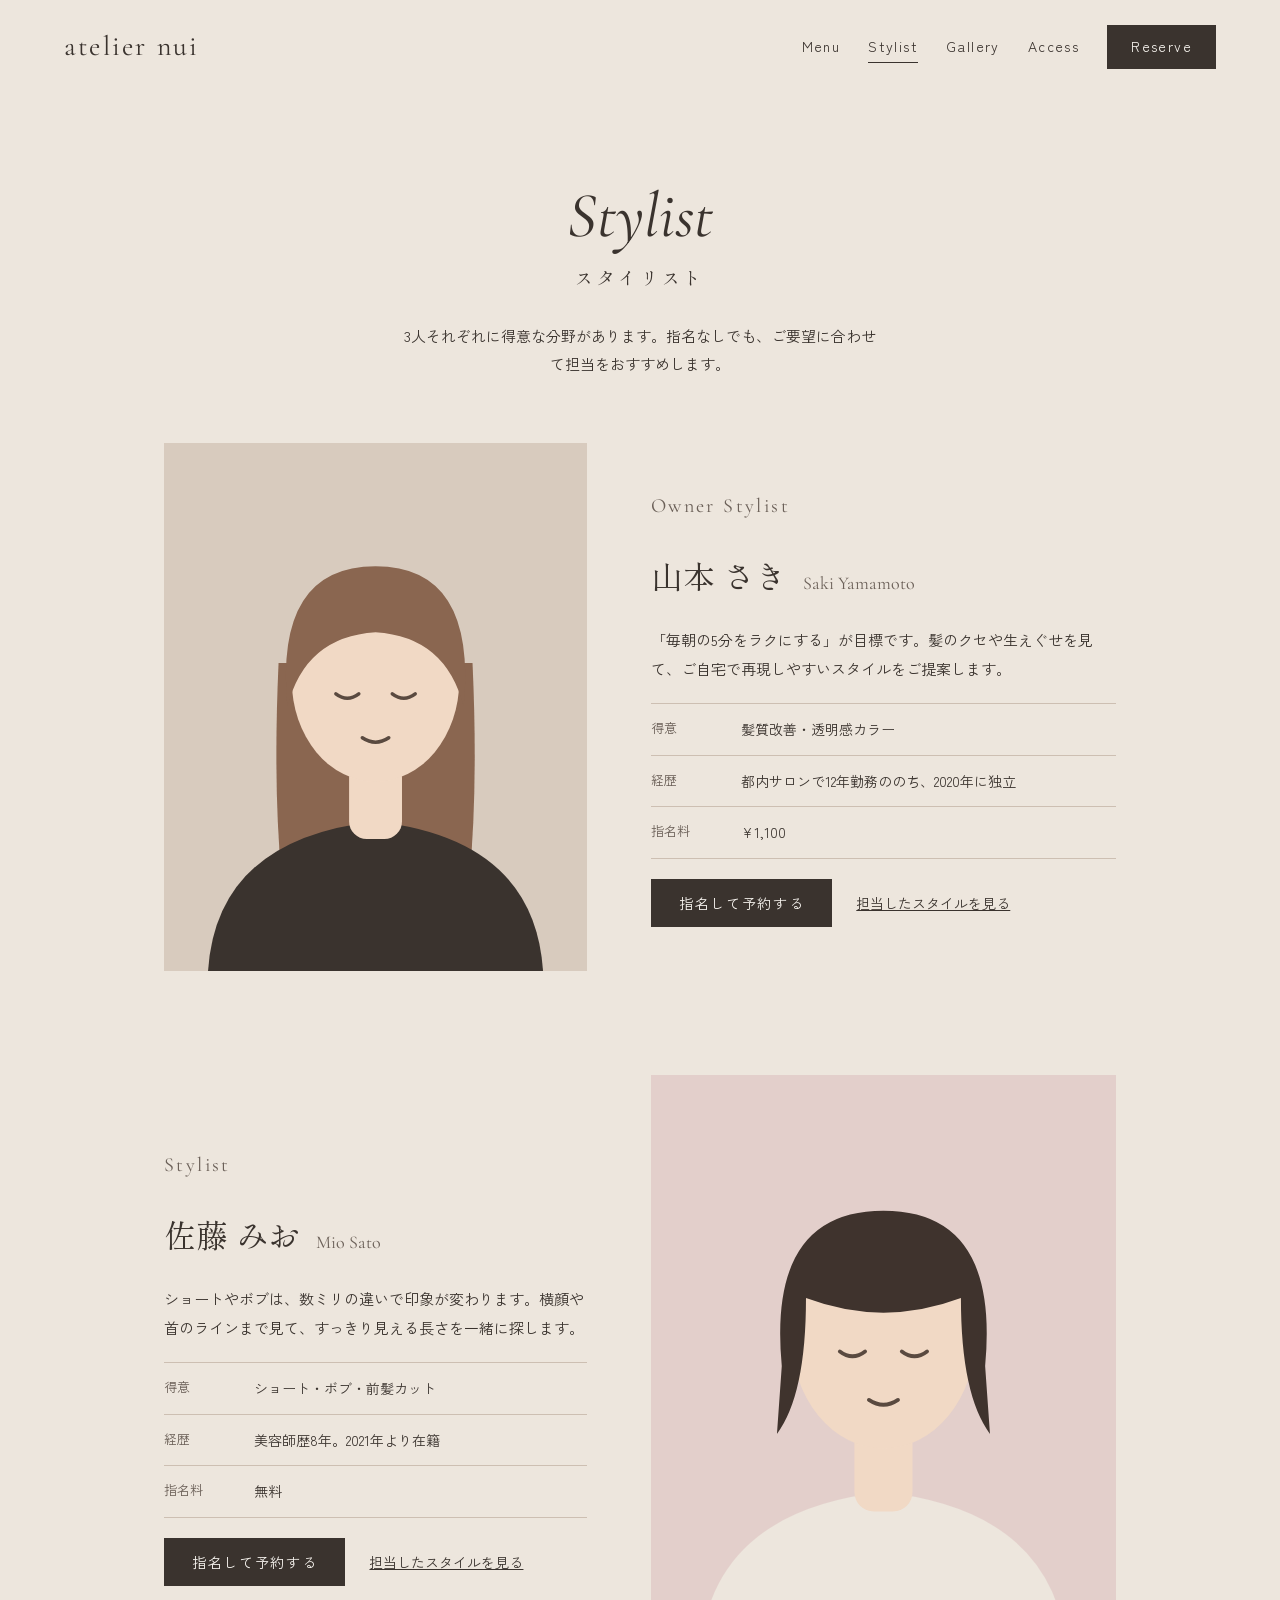
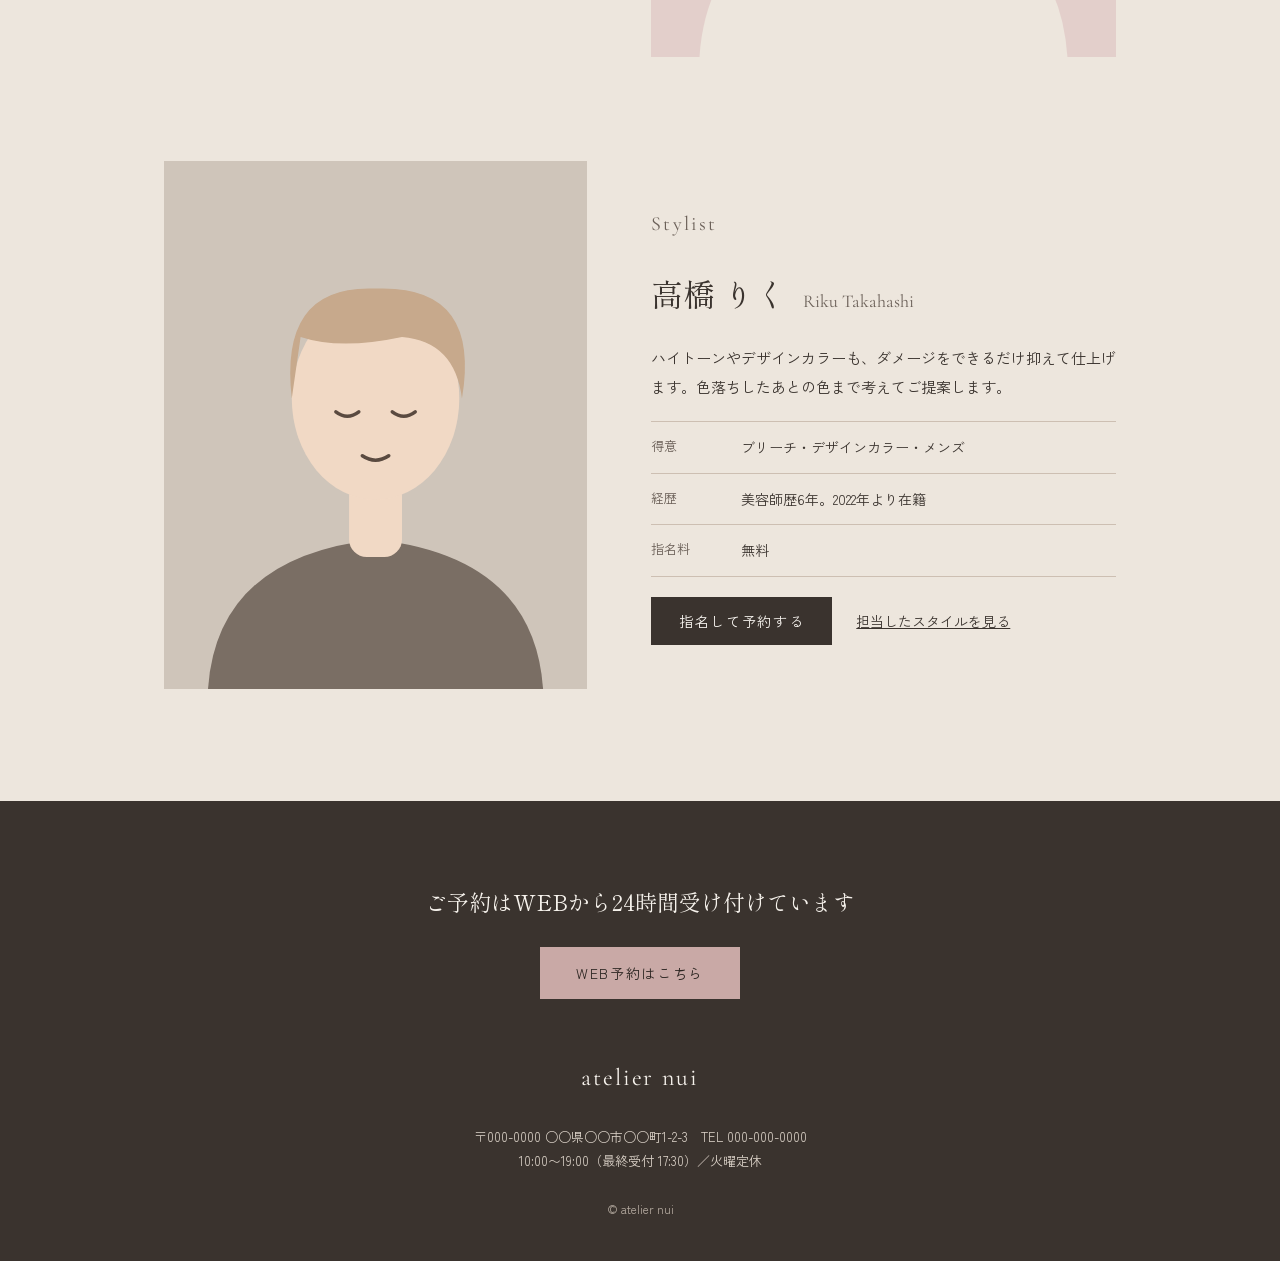
<file: stylist.html>
<!DOCTYPE html>
<html lang="ja">
<head>
  <meta charset="UTF-8">
  <meta name="viewport" content="width=device-width, initial-scale=1">
  <title>スタイリスト紹介｜atelier nui</title>
  <meta name="description" content="美容室 atelier nui のスタイリスト紹介。髪質改善、ショート・ボブ、ブリーチ・デザインカラーなど、それぞれの得意分野と経歴、指名料をご案内します。">
  <link rel="preconnect" href="https://fonts.googleapis.com">
  <link rel="preconnect" href="https://fonts.gstatic.com" crossorigin>
  <link href="https://fonts.googleapis.com/css2?family=Cormorant+Garamond:ital@0;1&family=Shippori+Mincho:wght@400;600&family=Zen+Kaku+Gothic+New:wght@400;500;700&display=swap" rel="stylesheet">
  <link rel="stylesheet" href="style.css">
</head>
<body>

  <header class="header">
    <a href="index.html" class="header__logo">atelier nui</a>
    <nav class="nav" aria-label="グローバルナビゲーション">
      <ul class="nav__list">
        <li><a href="menu.html">Menu</a></li>
        <li><a href="stylist.html" aria-current="page">Stylist</a></li>
        <li><a href="gallery.html">Gallery</a></li>
        <li><a href="index.html#access">Access</a></li>
        <li><a href="reserve.html" class="nav__reserve">Reserve</a></li>
      </ul>
    </nav>
  </header>

  <main>
    <div class="page-head">
      <p class="page-head__en" lang="en">Stylist</p>
      <h1 class="page-head__ja">スタイリスト</h1>
      <p class="page-head__lead">3人それぞれに得意な分野があります。指名なしでも、ご要望に合わせて担当をおすすめします。</p>
    </div>
    <div class="container stylists">
      <section class="stylist">
        <img class="stylist__image" src="stylist1.svg" alt="山本 さき" width="600" height="600" loading="lazy">
        <div class="stylist__body">
          <p class="stylist__role" lang="en">Owner Stylist</p>
          <h2 class="stylist__name">山本 さき<span lang="en">Saki Yamamoto</span></h2>
          <p>「毎朝の5分をラクにする」が目標です。髪のクセや生えぐせを見て、ご自宅で再現しやすいスタイルをご提案します。</p>
          <dl class="profile-table">
            <dt>得意</dt><dd>髪質改善・透明感カラー</dd>
            <dt>経歴</dt><dd>都内サロンで12年勤務ののち、2020年に独立</dd>
            <dt>指名料</dt><dd>¥1,100</dd>
          </dl>
          <div class="stylist__links">
            <a href="reserve.html" class="btn btn--dark">指名して予約する</a>
            <a href="gallery.html">担当したスタイルを見る</a>
          </div>
        </div>
      </section>

      <section class="stylist stylist--reverse">
        <img class="stylist__image" src="stylist2.svg" alt="佐藤 みお" width="600" height="600" loading="lazy">
        <div class="stylist__body">
          <p class="stylist__role" lang="en">Stylist</p>
          <h2 class="stylist__name">佐藤 みお<span lang="en">Mio Sato</span></h2>
          <p>ショートやボブは、数ミリの違いで印象が変わります。横顔や首のラインまで見て、すっきり見える長さを一緒に探します。</p>
          <dl class="profile-table">
            <dt>得意</dt><dd>ショート・ボブ・前髪カット</dd>
            <dt>経歴</dt><dd>美容師歴8年。2021年より在籍</dd>
            <dt>指名料</dt><dd>無料</dd>
          </dl>
          <div class="stylist__links">
            <a href="reserve.html" class="btn btn--dark">指名して予約する</a>
            <a href="gallery.html">担当したスタイルを見る</a>
          </div>
        </div>
      </section>

      <section class="stylist">
        <img class="stylist__image" src="stylist3.svg" alt="高橋 りく" width="600" height="600" loading="lazy">
        <div class="stylist__body">
          <p class="stylist__role" lang="en">Stylist</p>
          <h2 class="stylist__name">高橋 りく<span lang="en">Riku Takahashi</span></h2>
          <p>ハイトーンやデザインカラーも、ダメージをできるだけ抑えて仕上げます。色落ちしたあとの色まで考えてご提案します。</p>
          <dl class="profile-table">
            <dt>得意</dt><dd>ブリーチ・デザインカラー・メンズ</dd>
            <dt>経歴</dt><dd>美容師歴6年。2022年より在籍</dd>
            <dt>指名料</dt><dd>無料</dd>
          </dl>
          <div class="stylist__links">
            <a href="reserve.html" class="btn btn--dark">指名して予約する</a>
            <a href="gallery.html">担当したスタイルを見る</a>
          </div>
        </div>
      </section>
    </div>
  </main>

  <footer class="footer">
    <div class="footer__inner">
      <p class="footer__cta">ご予約はWEBから24時間受け付けています</p>
      <a href="reserve.html" class="btn btn--pink">WEB予約はこちら</a>
      <p class="footer__logo">atelier nui</p>
      <p class="footer__info">〒000-0000 ○○県○○市○○町1-2-3　TEL 000-000-0000<br>10:00〜19:00（最終受付 17:30）／火曜定休</p>
      <small>&copy; atelier nui</small>
    </div>
  </footer>
  <!-- スマホ用 固定予約ボタン -->
  <a href="reserve.html" class="fixed-reserve">WEB予約</a>
</body>
</html>
</file>
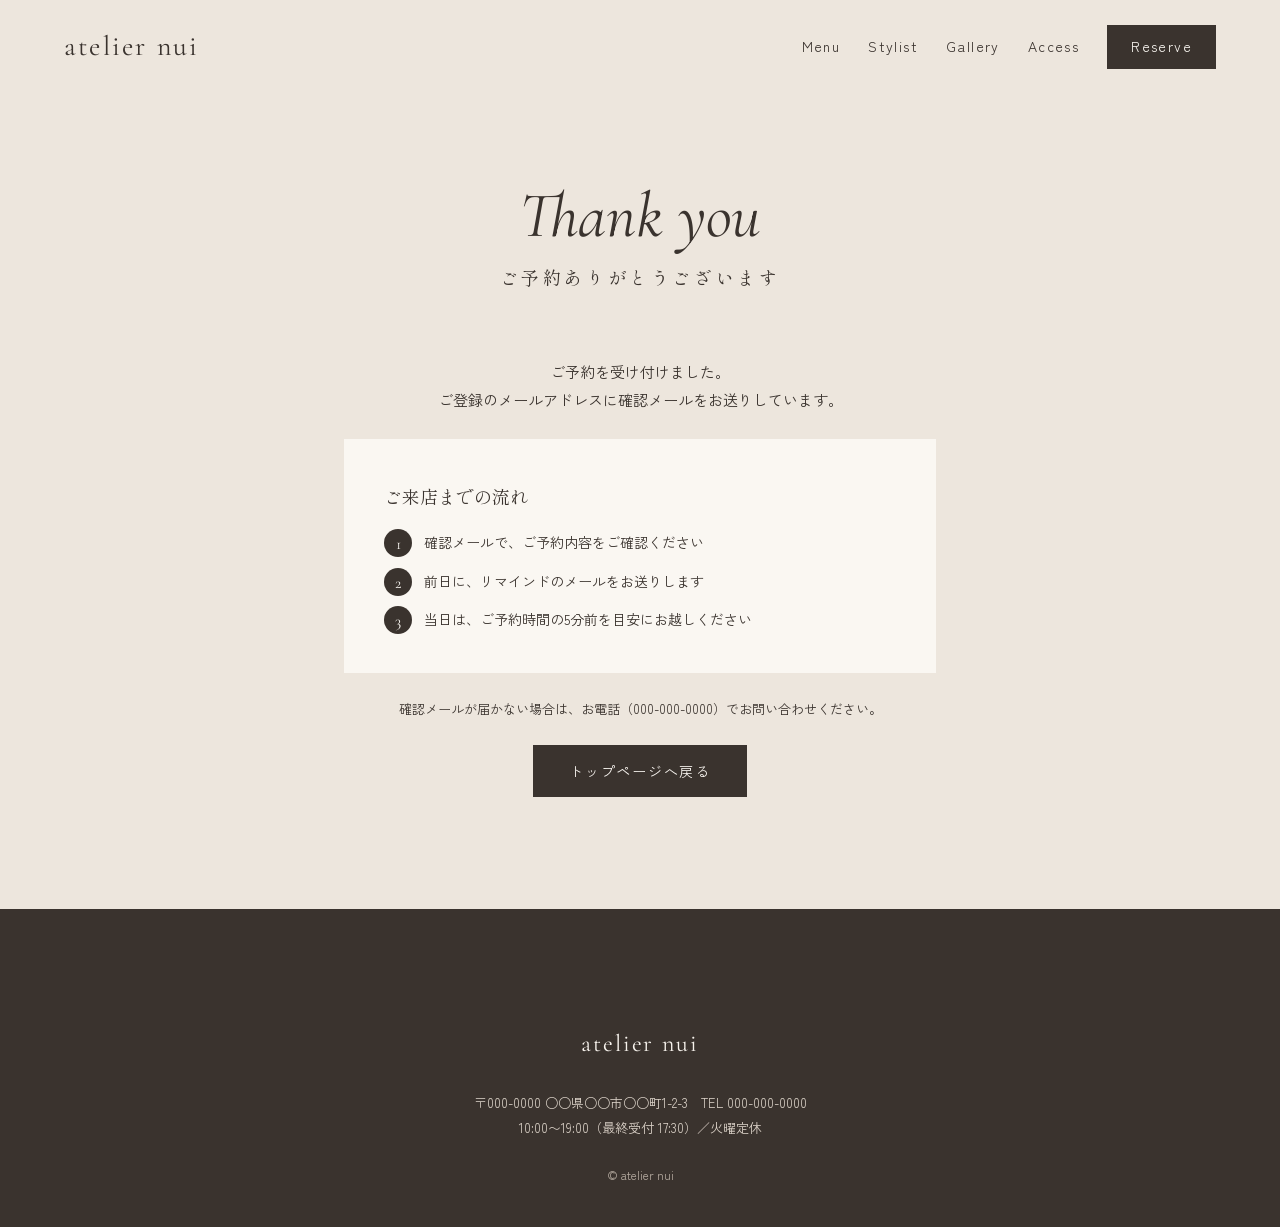
<file: thanks.html>
<!DOCTYPE html>
<html lang="ja">
<head>
  <meta charset="UTF-8">
  <meta name="viewport" content="width=device-width, initial-scale=1">
  <title>ご予約ありがとうございます｜atelier nui</title>
  <meta name="description" content="美容室 atelier nui のWEB予約完了ページです。">
  <meta name="robots" content="noindex">
  <link rel="preconnect" href="https://fonts.googleapis.com">
  <link rel="preconnect" href="https://fonts.gstatic.com" crossorigin>
  <link href="https://fonts.googleapis.com/css2?family=Cormorant+Garamond:ital@0;1&family=Shippori+Mincho:wght@400;600&family=Zen+Kaku+Gothic+New:wght@400;500;700&display=swap" rel="stylesheet">
  <link rel="stylesheet" href="style.css">
</head>
<body>

  <header class="header">
    <a href="index.html" class="header__logo">atelier nui</a>
    <nav class="nav" aria-label="グローバルナビゲーション">
      <ul class="nav__list">
        <li><a href="menu.html">Menu</a></li>
        <li><a href="stylist.html">Stylist</a></li>
        <li><a href="gallery.html">Gallery</a></li>
        <li><a href="index.html#access">Access</a></li>
        <li><a href="reserve.html" class="nav__reserve">Reserve</a></li>
      </ul>
    </nav>
  </header>

  <main>
    <div class="page-head">
      <p class="page-head__en" lang="en">Thank you</p>
      <h1 class="page-head__ja">ご予約ありがとうございます</h1>
    </div>
    <div class="thanks">
      <p>ご予約を受け付けました。<br>ご登録のメールアドレスに確認メールをお送りしています。</p>
      <section class="thanks__box">
        <h2>ご来店までの流れ</h2>
        <ol>
          <li>確認メールで、ご予約内容をご確認ください</li>
          <li>前日に、リマインドのメールをお送りします</li>
          <li>当日は、ご予約時間の5分前を目安にお越しください</li>
        </ol>
      </section>
      <p style="font-size: 13px">確認メールが届かない場合は、お電話（000-000-0000）でお問い合わせください。</p>
      <a href="index.html" class="btn btn--dark">トップページへ戻る</a>
    </div>
  </main>

  <footer class="footer">
    <div class="footer__inner">
      <p class="footer__logo">atelier nui</p>
      <p class="footer__info">〒000-0000 ○○県○○市○○町1-2-3　TEL 000-000-0000<br>10:00〜19:00（最終受付 17:30）／火曜定休</p>
      <small>&copy; atelier nui</small>
    </div>
  </footer>
</body>
</html>
</file>
<file: style.css>
@charset "UTF-8";
/* =========================================================
   atelier nui　共通スタイル（HTML/CSSのみ・JavaScriptなし）
========================================================= */

/* ---------- Variables ---------- */
:root {
  --color-base: #EDE6DD;
  --color-base-light: #F6F2EC;
  --color-paper: #FAF7F2;
  --color-greige: #A89F94;
  --color-line: #CDBFB2;
  --color-line-light: #DCD2C6;
  --color-pink: #C9A9A6;
  --color-text: #3A332E;
  --color-text-sub: #6B6058;
  --font-sans: "Zen Kaku Gothic New", "Hiragino Sans", sans-serif;
  --font-mincho: "Shippori Mincho", "Hiragino Mincho ProN", serif;
  --font-en: "Cormorant Garamond", serif;
  --pad-x: clamp(20px, 5vw, 64px);
}

/* ---------- Base ---------- */
*, *::before, *::after { box-sizing: border-box; }
html { scroll-behavior: smooth; }
body {
  margin: 0;
  font-family: var(--font-sans);
  font-size: 15px;
  line-height: 1.9;
  color: var(--color-text);
  background: var(--color-base);
  -webkit-font-smoothing: antialiased;
}
img { max-width: 100%; height: auto; display: block; }
a { color: inherit; }
a:hover { color: #7A5E5A; }
ul, ol, dl, dd { margin: 0; padding: 0; list-style: none; }
h1, h2, h3, p { margin: 0; }
:focus-visible { outline: 2px solid var(--color-text); outline-offset: 3px; }

.container { max-width: 1080px; margin-inline: auto; padding-inline: var(--pad-x); }
.section { padding-block: clamp(80px, 10vw, 120px); }

.section-sub { font-family: var(--font-en); font-size: 20px; letter-spacing: .15em; color: var(--color-text-sub); }
.section-title { margin-top: 4px; font-family: var(--font-mincho); font-weight: 400; font-size: clamp(24px, 3vw, 28px); }
.section-head { margin-bottom: 48px; }
.section-head--center { text-align: center; }

/* ---------- Button ---------- */
.btn {
  display: inline-flex;
  align-items: center;
  justify-content: center;
  min-height: 52px;
  padding: 0 36px;
  font-size: 14px;
  letter-spacing: .12em;
  text-decoration: none;
  transition: opacity .3s;
}
.btn:hover { opacity: .8; }
.btn--dark { color: #FAF7F2; background: var(--color-text); }
.btn--dark:hover { color: #FAF7F2; }
.btn--pink { color: #2A2420; background: var(--color-pink); }
.btn--pink:hover { color: #2A2420; }
.btn--line { border: 1px solid var(--color-text); }

/* ---------- Header ---------- */
.header {
  position: sticky;
  top: 0;
  z-index: 100;
  display: flex;
  flex-wrap: wrap;
  justify-content: space-between;
  align-items: center;
  gap: 8px 24px;
  padding: 20px var(--pad-x);
  background: rgba(237, 230, 221, .94);
}
.header__logo { font-family: var(--font-en); font-size: 28px; letter-spacing: .08em; text-decoration: none; }
.nav__list { display: flex; align-items: center; gap: 28px; font-size: 14px; letter-spacing: .1em; }
.nav__list a { padding-block: 6px; text-decoration: none; }
.nav__list a[aria-current="page"] { border-bottom: 1px solid var(--color-text); }
.nav__reserve {
  display: inline-flex;
  align-items: center;
  min-height: 44px;
  padding: 0 24px !important;
  color: #FAF7F2;
  background: var(--color-text);
}
.nav__reserve:hover { color: #FAF7F2; opacity: .85; }

/* ---------- Page head（下層ページ） ---------- */
.page-head { display: grid; gap: 8px; padding: 88px var(--pad-x) 64px; text-align: center; }
.page-head__en { font-family: var(--font-en); font-style: italic; font-size: clamp(48px, 7vw, 64px); line-height: 1.1; }
.page-head__ja { font-family: var(--font-mincho); font-weight: 400; font-size: 18px; letter-spacing: .2em; }
.page-head__lead { max-width: 32em; margin: 20px auto 0; }

/* ---------- Footer ---------- */
.footer { padding: 80px var(--pad-x) 40px; text-align: center; color: var(--color-base-light); background: var(--color-text); }
.footer__inner { display: grid; justify-items: center; gap: 24px; }
.footer__cta { font-family: var(--font-mincho); font-size: clamp(18px, 2.4vw, 22px); }
.footer__logo { margin-top: 32px; font-family: var(--font-en); font-size: 24px; letter-spacing: .08em; }
.footer__info { font-size: 13px; color: #D9D0C6; }
.footer small { font-size: 12px; color: #B5ABA0; }

/* スマホ用 固定予約ボタン */
.fixed-reserve { display: none; }

/* =========================================================
   トップページ
========================================================= */
.hero { display: grid; grid-template-columns: minmax(0, 1fr) minmax(0, 1.4fr); align-items: center; padding-left: var(--pad-x); }
.hero__text { display: grid; gap: 28px; justify-items: start; padding: 48px 48px 48px 0; }
.hero__sub { font-family: var(--font-en); font-style: italic; font-size: 18px; color: var(--color-text-sub); }
.hero__title { font-family: var(--font-mincho); font-weight: 400; font-size: clamp(36px, 4.4vw, 56px); line-height: 1.5; letter-spacing: .06em; }
.hero__lead { max-width: 26em; }
.hero__image img { width: 100%; height: min(78vh, 680px); object-fit: cover; }

.concept__inner { display: grid; grid-template-columns: minmax(0, 1fr) minmax(0, 1.2fr); gap: 64px; align-items: center; }
.concept__image { aspect-ratio: 4 / 5; object-fit: cover; }
.concept__body { display: grid; gap: 24px; }
.concept__title { font-family: var(--font-mincho); font-weight: 400; font-size: clamp(24px, 3vw, 32px); line-height: 1.6; }

.top-menu { background: var(--color-base-light); }
.top-menu__inner { max-width: 880px; margin-inline: auto; padding-inline: var(--pad-x); }
.top-menu__list { display: grid; grid-template-columns: repeat(2, minmax(0, 1fr)); column-gap: 64px; }
.top-menu__list div { display: flex; justify-content: space-between; gap: 16px; padding: 20px 0; border-bottom: 1px solid var(--color-line); }
.top-menu__more { margin-top: 40px; text-align: center; }

.top-stylist__list { display: grid; grid-template-columns: repeat(3, minmax(0, 1fr)); gap: 40px; }
.top-stylist__list img { aspect-ratio: 1 / 1; object-fit: cover; margin-bottom: 16px; }
.stylist-name { font-family: var(--font-mincho); font-size: 20px; }
.stylist-name span { margin-left: 12px; font-family: var(--font-sans); font-size: 13px; color: var(--color-text-sub); }
.stylist-skill { font-size: 14px; }
.top-stylist__more { margin-top: 48px; text-align: center; }

.top-gallery { padding-bottom: clamp(80px, 10vw, 120px); }
.top-gallery__list { display: grid; grid-template-columns: repeat(4, minmax(0, 1fr)); gap: 12px; }
.top-gallery__list img { aspect-ratio: 3 / 4; object-fit: cover; }
.top-gallery__more { margin-top: 20px; text-align: right; font-size: 14px; }

.access { background: var(--color-base-light); }
.access__inner { display: grid; grid-template-columns: minmax(0, 1fr) minmax(0, 1.3fr); gap: 64px; }
.access__info { display: grid; gap: 24px; align-content: start; }
.access__data { display: grid; grid-template-columns: auto 1fr; gap: 6px 20px; font-size: 14px; }
.access__data dt { color: var(--color-text-sub); }
.access__map { min-height: 300px; display: grid; place-items: center; font-size: 13px; color: var(--color-text-sub); background: var(--color-line-light); }

/* =========================================================
   メニューページ
========================================================= */
.menu-tags { display: flex; flex-wrap: wrap; justify-content: center; gap: 8px; margin-top: 32px; }
.menu-tags a { padding: 4px 18px; font-family: var(--font-en); font-size: 16px; text-decoration: none; border: 1px solid var(--color-greige); border-radius: 999px; }
.menu-tags a:hover { color: var(--color-paper); background: var(--color-text); border-color: var(--color-text); }

.menu-body { padding: 96px var(--pad-x); background: var(--color-base-light); }
.menu-body__inner { display: grid; gap: 80px; max-width: 920px; margin-inline: auto; }
.menu-cat { scroll-margin-top: 100px; }
.menu-cat__head { display: flex; flex-wrap: wrap; align-items: baseline; gap: 8px 16px; padding-bottom: 12px; margin-bottom: 8px; border-bottom: 1px solid var(--color-text); }
.menu-cat__en { font-family: var(--font-en); font-weight: 400; font-size: 36px; line-height: 1.2; }
.menu-cat__ja { font-family: var(--font-mincho); font-size: 15px; }
.menu-cat__badge { padding: 2px 10px; font-size: 11px; color: #2A2420; background: var(--color-pink); }
.menu-item { display: flex; justify-content: space-between; gap: 24px; padding: 18px 0; border-bottom: 1px solid var(--color-line-light); }
.menu-item__name { font-weight: 500; }
.menu-item__text { font-size: 13px; color: var(--color-text-sub); }
.menu-item__price { flex-shrink: 0; }

.notes { display: grid; grid-template-columns: repeat(3, minmax(0, 1fr)); gap: 32px; max-width: 920px; margin-inline: auto; }
.notes h2 { margin-bottom: 8px; font-family: var(--font-mincho); font-weight: 400; font-size: 18px; }
.notes p { font-size: 14px; }

/* =========================================================
   スタイリストページ
========================================================= */
.stylists { display: grid; gap: 104px; padding-bottom: 112px; }
.stylist { display: grid; grid-template-columns: minmax(0, 1fr) minmax(0, 1.1fr); gap: 64px; align-items: center; }
.stylist--reverse .stylist__image { order: 2; }
.stylist__image { aspect-ratio: 4 / 5; object-fit: cover; }
.stylist__body { display: grid; gap: 20px; }
.stylist__role { font-family: var(--font-en); font-size: 20px; letter-spacing: .12em; color: var(--color-text-sub); }
.stylist__name { font-family: var(--font-mincho); font-weight: 400; font-size: 32px; }
.stylist__name span { margin-left: 16px; font-family: var(--font-en); font-size: 18px; color: var(--color-text-sub); }
.profile-table { display: grid; grid-template-columns: 6em minmax(0, 1fr); border-top: 1px solid var(--color-line); }
.profile-table dt, .profile-table dd { padding: 12px 0; border-bottom: 1px solid var(--color-line); }
.profile-table dt { font-size: 13px; color: var(--color-text-sub); }
.profile-table dd { font-size: 14px; }
.stylist__links { display: flex; flex-wrap: wrap; align-items: center; gap: 16px 24px; }
.stylist__links .btn { min-height: 48px; padding: 0 28px; }
.stylist__links a:not(.btn) { font-size: 14px; }

/* =========================================================
   ギャラリーページ（CSSだけの絞り込み）
========================================================= */
.filter { display: flex; flex-wrap: wrap; justify-content: center; gap: 8px; margin: 0 0 40px; padding: 0; border: 0; }
.filter legend { position: absolute; width: 1px; height: 1px; overflow: hidden; clip: rect(0 0 0 0); white-space: nowrap; }
.filter input { position: absolute; opacity: 0; pointer-events: none; }
.filter label {
  display: inline-flex;
  align-items: center;
  min-height: 44px;
  padding: 0 24px;
  font-family: var(--font-en);
  font-size: 17px;
  letter-spacing: .08em;
  border: 1px solid var(--color-greige);
  border-radius: 999px;
  cursor: pointer;
}
.filter input:checked + label { color: var(--color-paper); background: var(--color-text); border-color: var(--color-text); }
.filter input:focus-visible + label { outline: 2px solid var(--color-text); outline-offset: 3px; }

.styles { display: grid; grid-template-columns: repeat(4, minmax(0, 1fr)); gap: 40px 16px; }
.styles li { display: grid; gap: 8px; align-content: start; }
.styles img { aspect-ratio: 3 / 4; object-fit: cover; }
.styles__title { font-family: var(--font-mincho); font-size: 16px; line-height: 1.5; }
.styles__meta { font-size: 12px; color: var(--color-text-sub); }

/* 選んだ長さ以外を非表示にする */
.gallery-page:has(#f-short:checked) .styles li:not([data-length="short"]),
.gallery-page:has(#f-bob:checked) .styles li:not([data-length="bob"]),
.gallery-page:has(#f-long:checked) .styles li:not([data-length="long"]) { display: none; }

.insta { display: grid; justify-items: center; gap: 12px; margin-top: 64px; text-align: center; font-size: 14px; }
.insta a { display: inline-flex; align-items: center; gap: 10px; min-height: 48px; padding: 0 28px; letter-spacing: .08em; text-decoration: none; border: 1px solid var(--color-text); }

/* =========================================================
   WEB予約ページ
========================================================= */
.reserve { display: grid; grid-template-columns: minmax(0, 2fr) minmax(0, 1fr); gap: 40px; align-items: start; padding-bottom: 112px; }
.reserve__form { display: grid; gap: 56px; }
.step { display: grid; gap: 16px; min-width: 0; margin: 0; padding: 0; border: 0; }
.step__title { display: flex; align-items: baseline; gap: 12px; margin-bottom: 16px; padding: 0; font-family: var(--font-mincho); font-weight: 400; font-size: 22px; }
.step__title span { font-family: var(--font-en); font-size: 28px; color: var(--color-text-sub); }

/* 選択肢（ラジオボタン） */
.choice-list { display: grid; gap: 8px; }
.choice {
  display: flex;
  justify-content: space-between;
  align-items: center;
  gap: 16px;
  padding: 16px 20px;
  border: 1px solid var(--color-line);
  cursor: pointer;
}
.choice:has(input:checked) { background: var(--color-paper); border-color: var(--color-text); }
.choice__main { display: flex; align-items: center; gap: 14px; }
.choice input { width: 18px; height: 18px; margin: 0; accent-color: var(--color-text); flex-shrink: 0; }
.choice__name { display: block; font-weight: 500; }
.choice__time { display: block; font-size: 12px; color: var(--color-text-sub); }

.stylist-choice { display: grid; grid-template-columns: repeat(4, minmax(0, 1fr)); gap: 12px; }
.stylist-choice label {
  display: grid;
  justify-items: center;
  gap: 6px;
  padding: 20px 8px;
  text-align: center;
  border: 1px solid var(--color-line);
  cursor: pointer;
}
.stylist-choice label:has(input:checked) { background: var(--color-paper); border-color: var(--color-text); }
.stylist-choice input { position: absolute; opacity: 0; }
.stylist-choice label:has(input:focus-visible) { outline: 2px solid var(--color-text); outline-offset: 3px; }
.stylist-choice img, .stylist-choice .avatar { width: 56px; height: 56px; border-radius: 50%; object-fit: cover; }
.stylist-choice .avatar { background: var(--color-line-light); }
.stylist-choice b { font-size: 14px; font-weight: 500; }
.stylist-choice small { font-size: 12px; color: var(--color-text-sub); }

/* 日時（ラジオボタンの表） */
.calendar__head { display: flex; justify-content: space-between; align-items: center; gap: 12px; }
.calendar__month { font-family: var(--font-mincho); font-size: 17px; }
.calendar__week { font-size: 13px; text-decoration: none; padding: 6px 14px; border: 1px solid var(--color-greige); }
.calendar__wrap { overflow-x: auto; padding: 16px; background: var(--color-paper); }
.calendar { width: 100%; min-width: 520px; border-collapse: separate; border-spacing: 4px; font-size: 13px; }
.calendar th { font-weight: 400; padding: 4px 0; }
.calendar thead th { text-align: center; }
.calendar tbody th { text-align: left; color: var(--color-text-sub); white-space: nowrap; }
.calendar .sat { color: #4A6A8A; }
.calendar .sun { color: #A0524A; }
.calendar td { padding: 0; text-align: center; }
.slot { display: block; position: relative; }
.slot input { position: absolute; opacity: 0; }
.slot span { display: grid; place-items: center; min-height: 40px; font-size: 15px; background: var(--color-base); cursor: pointer; }
.slot span::before { content: "○"; }
.slot input:checked + span { color: var(--color-paper); background: var(--color-text); }
.slot input:checked + span::before { content: "●"; }
.slot input:focus-visible + span { outline: 2px solid var(--color-text); outline-offset: 2px; }
.slot input:disabled + span { color: var(--color-greige); background: transparent; cursor: default; }
.slot input:disabled + span::before { content: "×"; }
.closed { display: grid; place-items: center; min-height: 40px; color: var(--color-greige); }
.calendar__note { font-size: 12px; color: var(--color-text-sub); }

/* お客様情報 */
.grid-2 { display: grid; grid-template-columns: repeat(2, minmax(0, 1fr)); gap: 20px; }
.label { display: grid; gap: 6px; font-size: 14px; font-weight: 500; }
.label__note { font-size: 12px; font-weight: 400; color: var(--color-text-sub); }
.input {
  width: 100%;
  min-height: 50px;
  padding: 0 14px;
  font: inherit;
  font-size: 16px;
  font-weight: 400;
  color: var(--color-text);
  background: var(--color-paper);
  border: 1px solid var(--color-line);
  border-radius: 0;
}
.input:focus { outline: none; border-color: var(--color-text); }
.input--textarea { min-height: 120px; padding: 12px 14px; line-height: 1.7; resize: vertical; }
.radio-row { display: flex; flex-wrap: wrap; gap: 8px 24px; font-size: 14px; }
.radio-row label { display: inline-flex; align-items: center; gap: 8px; min-height: 44px; cursor: pointer; }
.radio-row input { width: 18px; height: 18px; margin: 0; accent-color: var(--color-text); }
.agree { display: inline-flex; align-items: center; gap: 10px; min-height: 44px; font-size: 14px; cursor: pointer; }
.agree input { width: 18px; height: 18px; margin: 0; accent-color: var(--color-text); }
.reserve__submit { width: 100%; min-height: 60px; font: inherit; font-size: 15px; letter-spacing: .12em; color: #FAF7F2; background: var(--color-text); border: 0; cursor: pointer; }
.reserve__submit:hover { opacity: .85; }

/* サイド */
.reserve__side { position: sticky; top: 100px; display: grid; gap: 16px; padding: 32px; background: var(--color-paper); }
.reserve__side-title { font-family: var(--font-mincho); font-size: 18px; }
.reserve__side ul { display: grid; gap: 10px; font-size: 14px; }
.reserve__side li { position: relative; padding-left: 18px; }
.reserve__side li::before { content: ""; position: absolute; left: 0; top: .8em; width: 8px; height: 1px; background: var(--color-text); }
.reserve__side-tel { padding-top: 16px; border-top: 1px solid var(--color-line); font-size: 13px; }
.reserve__side-tel a { font-size: 18px; }

/* =========================================================
   予約完了ページ
========================================================= */
.thanks { display: grid; justify-items: center; gap: 24px; max-width: 720px; margin-inline: auto; padding: 0 var(--pad-x) 112px; text-align: center; }
.thanks__box { display: grid; gap: 16px; width: 100%; padding: 40px; background: var(--color-paper); text-align: left; }
.thanks__box h2 { font-family: var(--font-mincho); font-weight: 400; font-size: 18px; }
.thanks__box ol { display: grid; gap: 12px; counter-reset: n; }
.thanks__box li { position: relative; padding-left: 40px; counter-increment: n; font-size: 14px; }
.thanks__box li::before { content: counter(n); position: absolute; left: 0; top: 0; display: grid; place-items: center; width: 28px; height: 28px; font-family: var(--font-en); font-size: 16px; color: var(--color-paper); background: var(--color-text); border-radius: 50%; }

/* =========================================================
   レスポンシブ（〜768px）
========================================================= */
@media (max-width: 768px) {
  .header { padding: 12px var(--pad-x) 0; }
  .header__logo { font-size: 24px; }
  /* スマホではメニューを横スクロールで表示（JavaScript不要） */
  .nav { width: 100%; overflow-x: auto; }
  .nav__list { gap: 22px; padding-bottom: 10px; white-space: nowrap; }
  .nav__reserve { display: none; }

  .page-head { padding: 56px var(--pad-x) 40px; }

  .hero { grid-template-columns: 1fr; padding-left: 0; }
  .hero__image { order: -1; }
  .hero__image img { height: 50vh; }
  .hero__text { padding: 40px var(--pad-x) 56px; }

  .concept__inner,
  .access__inner,
  .stylist,
  .reserve { grid-template-columns: 1fr; gap: 40px; }
  .stylist--reverse .stylist__image { order: 0; }

  .top-menu__list,
  .top-stylist__list,
  .notes,
  .grid-2 { grid-template-columns: 1fr; }
  .top-gallery__list,
  .styles,
  .stylist-choice { grid-template-columns: repeat(2, minmax(0, 1fr)); }

  .reserve__side { position: static; }
  .thanks__box { padding: 28px 24px; }

  .footer { padding-bottom: 104px; }
  .fixed-reserve {
    position: fixed;
    left: 16px;
    right: 16px;
    bottom: 16px;
    z-index: 90;
    display: flex;
    align-items: center;
    justify-content: center;
    min-height: 52px;
    color: #FAF7F2;
    letter-spacing: .12em;
    text-decoration: none;
    background: var(--color-text);
  }
  .fixed-reserve:hover { color: #FAF7F2; }
}

@media (prefers-reduced-motion: reduce) {
  html { scroll-behavior: auto; }
  * { transition: none !important; }
}
</file>
